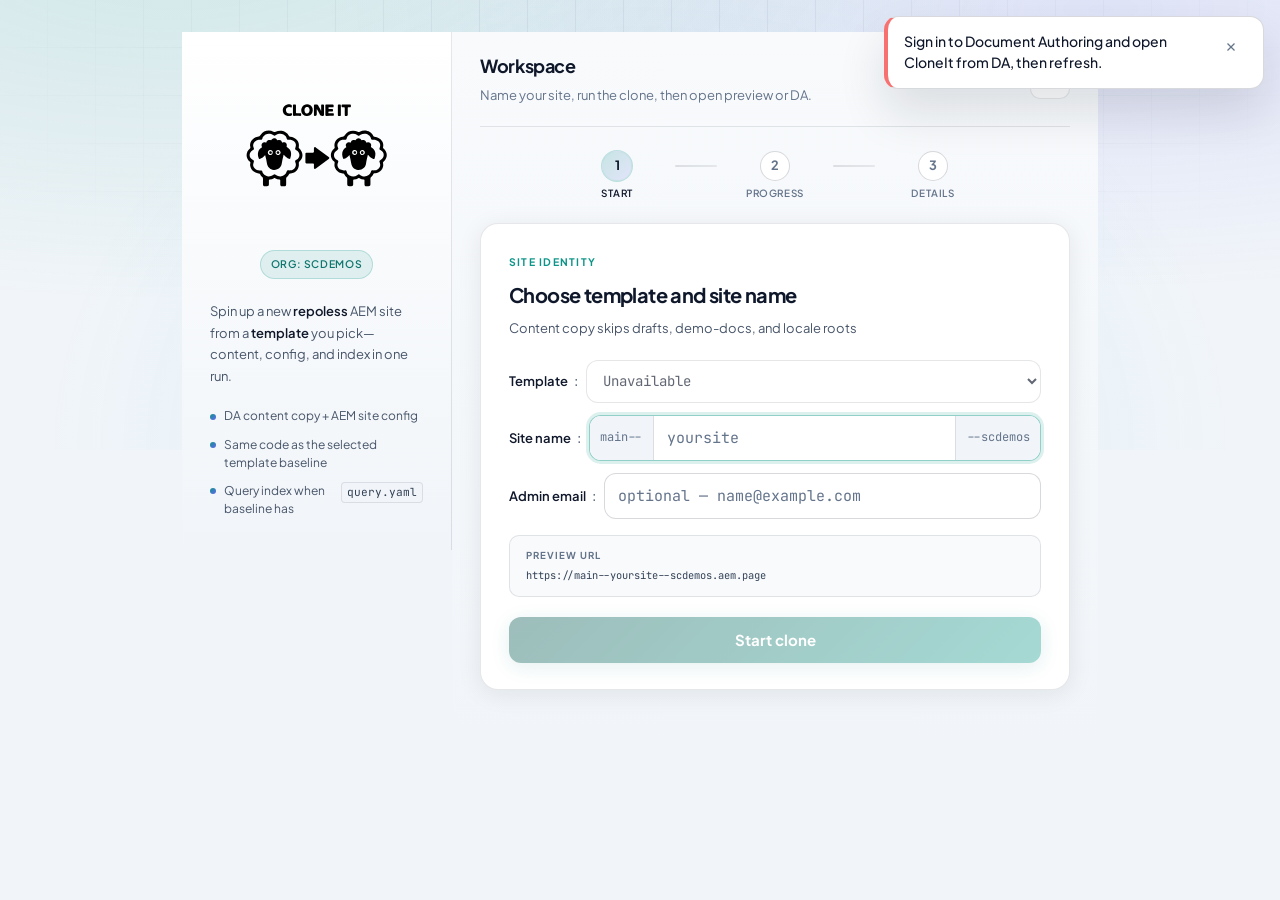
<file: tools/cloneit/cloneit.html>
<!DOCTYPE html>
<html lang="en">
  <head>
    <title>Clone IT</title>
    <meta name="viewport" content="width=device-width, initial-scale=1"/>
    <meta name="description" content="Clone a template site to create a new repoless AEM site with DA content">
    <meta name="theme-color" content="#f1f5f9"/>
    <base href="/tools/">
    <link rel="preconnect" href="https://fonts.googleapis.com"/>
    <link rel="preconnect" href="https://fonts.gstatic.com" crossorigin/>
    <link href="https://fonts.googleapis.com/css2?family=JetBrains+Mono:wght@400;500&family=Plus+Jakarta+Sans:wght@400;500;600;700;800&display=swap" rel="stylesheet"/>
    <link rel="stylesheet" href="/tools/cloneit/cloneit.css">
    <script src="/tools/cloneit/cloneit.js" type="module"></script>
  </head>
  <body class="cloneit-app">
    <div class="cloneit-bg" aria-hidden="true">
      <div class="cloneit-bg-grid"></div>
      <div class="cloneit-bg-glow"></div>
    </div>

    <a class="skip-link" href="#cloneit-main">Skip to main content</a>

    <div class="cloneit-shell">
      <aside class="cloneit-aside" aria-label="Product">
        <div class="cloneit-brand">
          <img
            class="cloneit-brand-logo"
            src="/tools/cloneit/icons/cloneit.svg"
            width="220"
            height="176"
            alt=""
          >
        </div>
        <div class="cloneit-aside-meta" aria-label="Target org">
          <span class="cloneit-pill">org: scdemos</span>
        </div>
        <p class="cloneit-aside-lede">Spin up a new <strong>repoless</strong> AEM site from a <strong>template</strong> you pick—content, config, and index in one run.</p>
        <ul class="cloneit-aside-facts">
          <li>
            <span class="cloneit-aside-dot" aria-hidden="true"></span>
            DA content copy + AEM site config
          </li>
          <li>
            <span class="cloneit-aside-dot" aria-hidden="true"></span>
            Same code as the selected template baseline
          </li>
          <li>
            <span class="cloneit-aside-dot" aria-hidden="true"></span>
            Query index when baseline has <code>query.yaml</code>
          </li>
        </ul>
      </aside>

      <div class="cloneit-work">
        <header class="cloneit-toolbar">
          <div class="cloneit-toolbar-titles">
            <h2 class="cloneit-toolbar-h">Workspace</h2>
            <p class="cloneit-toolbar-sub">Name your site, run the clone, then open preview or DA.</p>
          </div>
          <button class="help-btn" type="button" aria-label="Help" id="help-btn" title="Help">
            <img
              class="help-btn-icon"
              src="/tools/cloneit/icons/info.svg"
              width="20"
              height="20"
              alt=""
            >
          </button>
        </header>

        <main class="cloneit-canvas" id="cloneit-main" data-step="1">
          <nav class="cloneit-steps" id="cloneit-stepper" data-step="1" aria-label="Clone progress">
            <div class="cloneit-steps-rail" role="list">
              <div class="cloneit-steps-step" role="listitem" data-step-index="1">
                <span class="cloneit-steps-num" aria-hidden="true">1</span>
                <span class="cloneit-steps-text">Start</span>
              </div>
              <span class="cloneit-steps-line" aria-hidden="true"></span>
              <div class="cloneit-steps-step" role="listitem" data-step-index="2">
                <span class="cloneit-steps-num" aria-hidden="true">2</span>
                <span class="cloneit-steps-text">Progress</span>
              </div>
              <span class="cloneit-steps-line" aria-hidden="true"></span>
              <div class="cloneit-steps-step" role="listitem" data-step-index="3">
                <span class="cloneit-steps-num" aria-hidden="true">3</span>
                <span class="cloneit-steps-text">Details</span>
              </div>
            </div>
          </nav>

          <section class="surface-card" id="config-card">
            <div class="surface-card-head">
              <span class="surface-eyebrow">Site identity</span>
              <h2 class="card-title">Choose template and site name</h2>
              <p class="card-desc">
                Content copy skips drafts, demo-docs, and locale roots
              </p>
            </div>
            <div class="card-content">
              <div class="cloneit-config-inline">
                <div class="cloneit-config-field">
                  <label for="baseline-select" class="cloneit-config-label">Template</label>
                  <span class="cloneit-config-colon" aria-hidden="true">:</span>
                  <select id="baseline-select" class="cloneit-baseline-select" disabled>
                    <option value="">Loading templates…</option>
                  </select>
                </div>
                <div class="cloneit-config-field">
                  <label for="site-name-input" class="cloneit-config-label">Site name</label>
                  <span class="cloneit-config-colon" aria-hidden="true">:</span>
                  <div class="input-wrap cloneit-site-input-wrap">
                    <span class="input-affix" aria-hidden="true">main--</span>
                    <input
                      type="text"
                      id="site-name-input"
                      class="input-field"
                      placeholder="yoursite"
                      autocomplete="off"
                      maxlength="50"
                      pattern="[a-z0-9]+(?:-[a-z0-9]+)*"
                      aria-describedby="site-name-hint"
                    >
                    <span class="input-affix input-affix-end" aria-hidden="true">--scdemos</span>
                  </div>
                </div>
                <div class="cloneit-config-field">
                  <label for="admin-email-input" class="cloneit-config-label">Admin email</label>
                  <span class="cloneit-config-colon" aria-hidden="true">:</span>
                  <div class="input-wrap cloneit-site-input-wrap">
                    <input
                      type="email"
                      id="admin-email-input"
                      class="input-field"
                      placeholder="optional — name@example.com"
                      autocomplete="off"
                      maxlength="254"
                      aria-describedby="admin-email-hint"
                    >
                  </div>
                </div>
              </div>
              <p id="site-name-hint" class="cloneit-sr-only">Site slug: lowercase letters, numbers, hyphens only. Max 50 characters.</p>
              <p id="admin-email-hint" class="cloneit-sr-only">Optional. Enter an email to grant the admin role on the new site via the AEM Admin API. Sidekick authentication will be enforced for admin actions when set.</p>
              <div class="preview-panel">
                <span class="preview-panel-label">Preview URL</span>
                <p class="input-preview">
                  <code>https://main--<span id="site-preview">yoursite</span>--scdemos.aem.page</code>
                </p>
              </div>
              <button id="clone-btn" class="btn btn-primary" type="button" disabled aria-busy="false">
                <span class="btn-text">Start clone</span>
                <span class="btn-loading" style="display: none;">
                  <span class="spinner"></span>
                  <span>Cloning…</span>
                </span>
              </button>
            </div>
          </section>

          <section class="surface-card surface-card-progress progress-section" id="progress-container" style="display: none;">
            <div class="progress-card">
              <div class="progress-card-top">
                <div>
                  <span class="surface-eyebrow surface-eyebrow-pulse">In progress</span>
                  <p class="progress-status" id="progress-text">Starting…</p>
                </div>
                <div class="progress-meta">
                  <span class="progress-phase" id="progress-phase">Initializing</span>
                  <span class="progress-count" id="progress-count"></span>
                </div>
              </div>
              <div class="progress-bar-wrap">
                <div class="progress-fill" id="progress-fill"></div>
              </div>
              <div class="progress-files-wrap">
                <span class="progress-files-label">Activity</span>
                <div class="progress-files" id="progress-files" aria-live="polite" role="log"></div>
              </div>
            </div>
          </section>

          <section class="result-section" id="result-container" style="display: none;">
              <div class="surface-card surface-card-success" id="result-success">
                <div class="result-hero">
                  <div class="result-hero-icon" aria-hidden="true">
                    <svg class="icon result-icon" viewBox="0 0 24 24" fill="none" stroke="currentColor" stroke-width="2">
                      <path d="M22 11.08V12a10 10 0 1 1-5.93-9.14"/><polyline points="22 4 12 14.01 9 11.01"/>
                    </svg>
                  </div>
                  <div class="result-hero-text">
                    <h3 class="result-title">Site ready</h3>
                    <p class="result-sub">Your repoless site and DA folder are in place. Use the links below to continue.</p>
                  </div>
                </div>
                <div class="result-body">
                  <div class="result-details-panel">
                    <div class="result-details-panel-head">
                      <h4 class="result-details-panel-title">Site details</h4>
                      <button type="button" class="result-details-copy-btn" id="copy-details-btn" aria-label="Copy details">
                        <img
                          class="result-details-copy-btn-icon"
                          src="/tools/cloneit/icons/clipboard.svg"
                          width="20"
                          height="20"
                          alt=""
                        >
                      </button>
                    </div>
                    <ul id="result-summary-list" class="result-summary"></ul>

                    <div class="result-detail-links">
                      <a
                        id="result-site-link"
                        class="result-detail-link"
                        href="#"
                        target="_blank"
                        rel="noopener noreferrer"
                        aria-label="AEM preview — opens in a new tab"
                      >
                        <span class="result-detail-link-main">
                          <span class="result-detail-link-label">AEM preview</span>
                          <span class="result-detail-link-url" id="result-site-url"></span>
                        </span>
                        <span class="result-detail-link-open" aria-hidden="true">Open ↗</span>
                      </a>
                      <a
                        id="result-da-link"
                        class="result-detail-link"
                        href="#"
                        target="_blank"
                        rel="noopener noreferrer"
                        aria-label="Document Authoring — opens in a new tab"
                      >
                        <span class="result-detail-link-main">
                          <span class="result-detail-link-label">Document Authoring</span>
                          <span class="result-detail-link-url" id="result-da-url"></span>
                        </span>
                        <span class="result-detail-link-open" aria-hidden="true">Open ↗</span>
                      </a>
                      <a
                        id="result-github-link"
                        class="result-detail-link"
                        href="#"
                        target="_blank"
                        rel="noopener noreferrer"
                        aria-label="Code repository — opens in a new tab"
                      >
                        <span class="result-detail-link-main">
                          <span class="result-detail-link-label">Code repository</span>
                          <span class="result-detail-link-url" id="result-github-url"></span>
                        </span>
                        <span class="result-detail-link-open" aria-hidden="true">Open ↗</span>
                      </a>
                    </div>

                    <div class="bulk-actions" id="bulk-actions">
                      <div class="bulk-actions-head">
                        <p class="bulk-actions-label">Next step</p>
                        <p class="bulk-hint"></p>
                      </div>
                      <div class="bulk-buttons">
                        <button id="bulk-btn" class="btn btn-secondary btn-bulk" type="button" disabled>
                          <svg class="btn-ic" viewBox="0 0 24 24" fill="none" stroke="currentColor" stroke-width="2" aria-hidden="true">
                            <rect x="9" y="9" width="13" height="13" rx="2"/><path d="M5 15H4a2 2 0 0 1-2-2V4a2 2 0 0 1 2-2h9a2 2 0 0 1 2 2v1"/>
                          </svg>
                          <span class="btn-text">Bulk Preview / Publish</span>
                        </button>
                      </div>
                    </div>
                  </div>
                </div>
              </div>

              <div class="surface-card surface-card-danger" id="result-error" style="display: none;">
                <div class="result-hero result-hero-error">
                  <div class="result-hero-icon" aria-hidden="true">
                    <svg class="icon result-icon" viewBox="0 0 24 24" fill="none" stroke="currentColor" stroke-width="2">
                      <circle cx="12" cy="12" r="10"/><line x1="15" y1="9" x2="9" y2="15"/><line x1="9" y1="9" x2="15" y2="15"/>
                    </svg>
                  </div>
                  <div class="result-hero-text">
                    <h3 class="result-title">Clone failed</h3>
                    <p class="result-sub">Fix the issue below and try again.</p>
                  </div>
                </div>
                <div class="result-body">
                  <div class="error-panel">
                    <p id="result-error-message"></p>
                  </div>
                </div>
              </div>
          </section>
        </main>
      </div>
    </div>

    <div id="bulk-modal" class="modal-overlay hidden" role="dialog" aria-modal="true" aria-labelledby="bulk-modal-title">
      <div class="modal-panel modal-panel-sm">
        <div class="modal-content modal-sm">
          <div class="modal-header">
            <h2 id="bulk-modal-title">URLs copied</h2>
            <button class="modal-close" type="button" aria-label="Close">
              <svg class="icon" viewBox="0 0 24 24" fill="none" stroke="currentColor" stroke-width="2">
                <line x1="18" y1="6" x2="6" y2="18"/><line x1="6" y1="6" x2="18" y2="18"/>
              </svg>
            </button>
          </div>
          <div class="modal-body">
            <p id="bulk-modal-message">URLs have been copied to your clipboard.</p>
            <p class="modal-lede">Paste them in the <strong>DA Bulk App</strong> to preview or publish.</p>
            <a href="https://da.live/apps/bulk" target="_blank" rel="noopener noreferrer" class="btn btn-primary modal-cta">Open DA Bulk app</a>
          </div>
        </div>
      </div>
    </div>

    <div id="help-modal" class="modal-overlay hidden" role="dialog" aria-modal="true" aria-labelledby="help-modal-title">
      <div class="modal-panel">
        <div class="modal-content">
          <div class="modal-header">
            <h2 id="help-modal-title">How CloneIt works</h2>
            <button class="modal-close" type="button" aria-label="Close">
              <svg class="icon" viewBox="0 0 24 24" fill="none" stroke="currentColor" stroke-width="2">
                <line x1="18" y1="6" x2="6" y2="18"/><line x1="6" y1="6" x2="18" y2="18"/>
              </svg>
            </button>
          </div>
          <div class="modal-body modal-body-help">
            <div class="help-section">
              <h3>What does CloneIt do?</h3>
              <p>CloneIt creates a new repoless AEM site by:</p>
              <ol>
                <li><strong>Creating the AEM site config</strong> – Copies the template site configuration and points it to a new content source</li>
                <li><strong>Creating the DA content repo</strong> – Creates a new folder in Document Authoring (DA) for your site's content</li>
              </ol>
            </div>
            <div class="help-section">
              <h3>Site naming</h3>
              <p>Use lowercase letters, numbers, and hyphens only (e.g. <code>my-site</code>, <code>project-2024</code>).</p>
            </div>
            <div class="help-section">
              <h3>After cloning</h3>
              <p>Your new site shares the same codebase as the template. Add content in DA and preview/publish to see it live.</p>
            </div>
            <div class="help-section">
              <h3>Bulk Preview / Publish</h3>
              <p>After a successful clone, use <strong>Bulk Preview/Publish</strong>. URLs are copied to your clipboard and a modal guides you to the <a href="https://da.live/apps/bulk" target="_blank" rel="noopener noreferrer">DA Bulk app</a>, where you paste and run preview or publish.</p>
            </div>
          </div>
        </div>
      </div>
    </div>

    <div class="toast-container">
      <div class="toast hidden" id="toast">
        <div class="toast-content">
          <span class="toast-message"></span>
          <button class="toast-close" type="button" aria-label="Close">
            <svg class="icon icon-sm" viewBox="0 0 24 24" fill="none" stroke="currentColor" stroke-width="2">
              <line x1="18" y1="6" x2="6" y2="18"/><line x1="6" y1="6" x2="18" y2="18"/>
            </svg>
          </button>
        </div>
      </div>
    </div>
  </body>
</html>
</file>
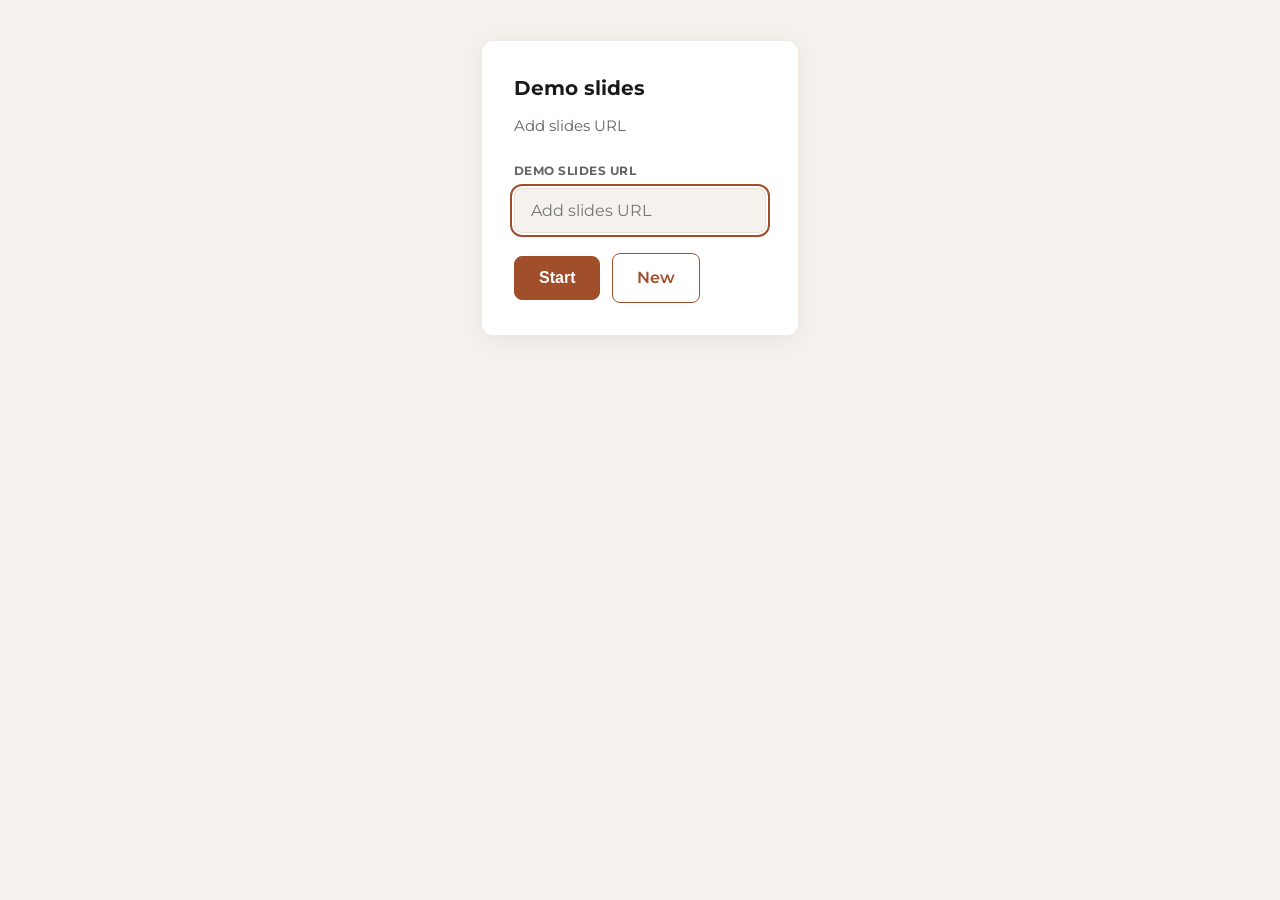
<file: tools/demo/demo.html>
<!DOCTYPE html>
<html lang="en">
  <head>
    <meta charset="UTF-8">
    <meta name="viewport" content="width=device-width, initial-scale=1.0">
    <title>Demo for SC Team</title>
    <meta
      name="description"
      content="Presenter walkthrough for Edge Delivery & Document Authoring demo — share on screen and walk through the story."
    >
    <link rel="stylesheet" href="/styles/fonts.css">
    <link rel="stylesheet" href="/tools/demo/demo.css">
    <script type="module" src="/tools/demo/demo.js"></script>
  </head>
  <body>
    <div id="app"></div>
  </body>
</html>
</file>
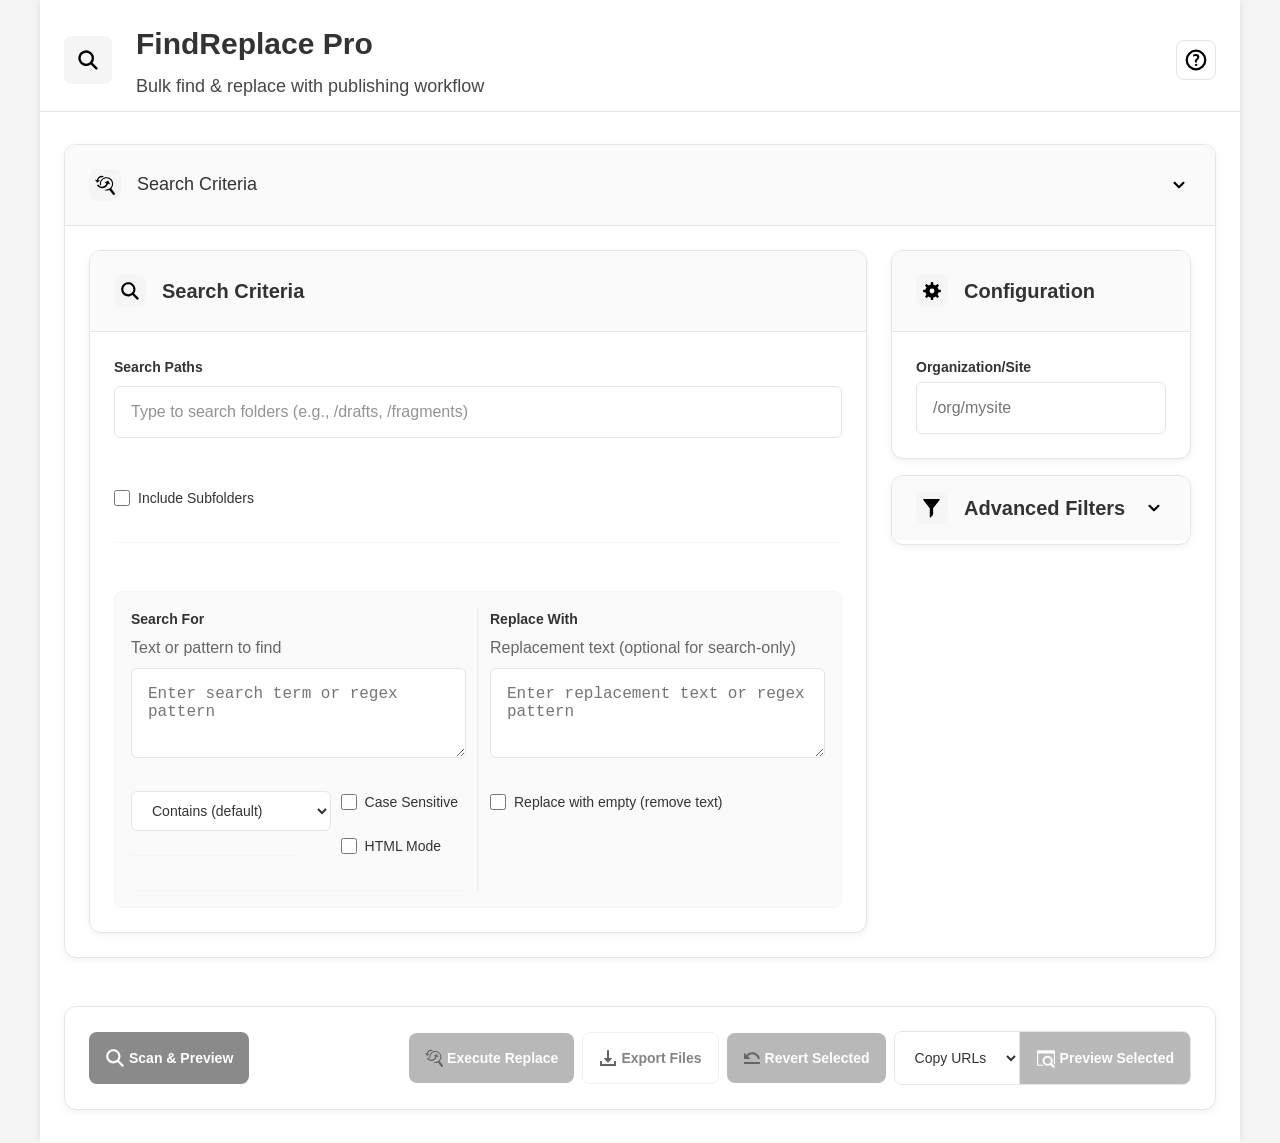
<file: tools/search/search.html>
<!DOCTYPE html>
<html lang="en">
  <head>
    <title>FindReplace Pro</title>
    <meta name="viewport" content="width=device-width, initial-scale=1"/>
    <meta name="description" content="Bulk find & replace tool with publishing workflow for content teams and authors">
    <base href="/tools/">
    <link rel="stylesheet" href="/tools/search/search.css">
    <!-- Import DA App SDK -->
    <script src="https://da.live/nx/utils/sdk.js" type="module"></script>
    <!-- Project App Logic -->
    <script src="/tools/search/search.js" type="module"></script>
  </head>
  <body>
    <div class="app-container">
      <header class="app-header">
        <div class="header-content">
          <div class="header-main">
            <div class="app-icon">
              <img src="./search/icons/search.svg" alt="Search" class="icon">
            </div>
            <div class="header-text">
              <h1>FindReplace Pro</h1>
              <p class="subtitle">Bulk find & replace with publishing workflow</p>
            </div>
          </div>
          <div class="header-actions">
            <button class="help-btn" type="button" aria-label="Help & Documentation">
              <img src="./search/icons/help.svg" alt="Help" class="icon">
            </button>
          </div>
        </div>
      </header>

      <main class="app-main">
        <!-- Configuration Accordion -->
        <div class="config-accordion accordion-card expanded" id="config-accordion">
          <div class="config-accordion-header accordion-header" data-accordion-target="config-content">
            <div class="accordion-header-content">
              <div class="card-icon">
                <img src="./search/icons/replace.svg" alt="Config" class="icon">
              </div>
              <h2>Search Criteria</h2>
            </div>
            <div class="accordion-toggle">
              <img src="./search/icons/chevron-down.svg" alt="Toggle" class="icon accordion-icon">
            </div>
          </div>
          
          <div class="accordion-content" id="config-content">
            <div class="config-container">
          <!-- Main Configuration -->
          <div class="main-config-section">
          <!-- Search Configuration Card -->
          <div class="config-card">
            <div class="card-header">
              <div class="card-icon">
                <img src="./search/icons/search.svg" alt="Search Criteria" class="icon">
              </div>
              <h2>Search Criteria</h2>
            </div>
            
            <div class="card-content">
              
              <!-- Search Paths -->
              <div class="input-group">
                <label for="search-path-input" class="input-label">
                  <span class="label-text">Search Paths</span>
                </label>
                <div class="multi-path-container">
                  <input type="text" id="search-path-input" class="input-field path-input" placeholder="Type to search folders (e.g., /drafts, /fragments)">
                  <div id="search-paths-loader" class="search-paths-loader" style="display: none;">
                    <div class="loader-content">
                      <img src="./search/icons/loading.svg" alt="Loading" class="icon icon-sm loader-icon">
                      <span class="loader-text">Loading folder structure...</span>
                    </div>
                  </div>
                  <div id="search-paths-message" class="search-paths-message" style="display: none;">
                    <span class="message-text">Enter org and site first to browse folders</span>
                  </div>
                  <div class="path-tags" id="path-tags">
                    <!-- Path tags will be added here -->
                  </div>
                </div>
                <div class="checkbox-option">
                  <label class="checkbox-item">
                    <input type="checkbox" id="include-subfolders">
                    <span class="checkbox-label">Include Subfolders</span>
                  </label>
                </div>
              </div>

              <!-- Search & Replace Row -->
              <div class="input-row search-replace-row">
                <div class="input-group">
                  <label for="search-term" class="input-label">
                    <span class="label-text">Search For</span>
                    <span class="label-hint">Text or pattern to find</span>
                  </label>
                  <textarea id="search-term" class="textarea-field" placeholder="Enter search term or regex pattern" rows="3"></textarea>
                  <div class="input-row">
                    <div class="input-group">
                      <select id="search-type" class="select-field">
                        <option value="contains">Contains (default)</option>
                        <option value="exact">Exact Match</option>
                        <option value="regex">Regular Expression</option>
                      </select>
                    </div>
                    
                    <div class="checkbox-group">
                      <div class="checkbox-option">
                        <label class="checkbox-item">
                          <input type="checkbox" id="case-sensitive">
                          <span class="checkbox-label">Case Sensitive</span>
                        </label>
                      </div>
                      
                      <div class="checkbox-option">
                        <label class="checkbox-item">
                          <input type="checkbox" id="html-mode">
                          <span class="checkbox-label">HTML Mode</span>
                        </label>
                      </div>
                    </div>
                  </div>
                  <div id="search-term-help" class="input-help" style="display: none;">
                    <strong>Optional:</strong> Enter text to find within elements, or leave empty to find all pages containing the selected elements
                  </div>
                  <div id="html-mode-help" class="input-help" style="display: none;">
                    <strong>HTML Mode:</strong> Search and replace entire HTML blocks with normalized formatting.
                    <br><strong>Examples:</strong>
                    <br>• Find: <code>&lt;div class="hero"&gt;&lt;/div&gt;</code>
                    <br>• Replace: <code>&lt;div class="banner"&gt;&lt;/div&gt;</code>
                    <br>• Remove blocks by leaving replacement empty
                  </div>
                </div>

                <div class="input-group">
                  <label for="replace-term" class="input-label">
                    <span class="label-text">Replace With</span>
                    <span class="label-hint">Replacement text (optional for search-only)</span>
                  </label>
                  <textarea id="replace-term" class="textarea-field" placeholder="Enter replacement text or regex pattern" rows="3"></textarea>
                  <div class="checkbox-option">
                    <label class="checkbox-item">
                      <input type="checkbox" id="replace-empty">
                      <span class="checkbox-label">Replace with empty (remove text)</span>
                    </label>
                  </div>
                </div>
              </div>
            </div>
          </div>
          </div>

          <!-- Sidebar -->
          <div class="filters-sidebar">
          
          <!-- Configuration Card -->
          <div class="config-card">
            <div class="card-header">
              <div class="card-icon">
                <img src="./search/icons/settings.svg" alt="Configuration" class="icon">
              </div>
              <h2>Configuration</h2>
            </div>
            
            <div class="card-content">
              <div class="input-group">
                <label for="org-site-path" class="input-label">
                  <span class="label-text">Organization/Site</span>
                </label>
                <input type="text" id="org-site-path" class="input-field" placeholder="/org/mysite" value="">
              </div>
            </div>
          </div>
          
          <!-- Advanced Filters Accordion -->
          <div class="config-card accordion-card">
            <div class="card-header accordion-header" data-accordion-target="file-filters">
              <div class="card-icon">
                <img src="./search/icons/filter.svg" alt="Advanced Filters" class="icon">
              </div>
              <div class="header-text">
                <h2>Advanced Filters</h2>
              </div>
              <div class="accordion-toggle">
                <img src="./search/icons/chevron-down.svg" alt="Toggle" class="icon accordion-icon">
              </div>
            </div>
            
            <div class="card-content accordion-content" id="file-filters" style="display: none;">
              <div class="input-group">
                <label for="target-type" class="input-label">
                  <span class="label-text">Target Content</span>
                </label>
                <select id="target-type" class="select-field">
                  <option value="all">All Content</option>
                  <option value="page-metadata">Page Metadata Only</option>
                  <option value="section-metadata">Section Metadata Only</option>
                  <option value="blocks">Block Content Only</option>
                  <option value="main-content">Main Content Only</option>
                  <option value="custom">Custom Selector</option>
                </select>
              </div>

              <div class="input-group custom-selector" style="display: none;">
                <label for="custom-selector" class="input-label">
                  <span class="label-text">CSS Selector</span>
                  <span class="label-hint">Target specific elements</span>
                </label>
                <input type="text" id="custom-selector" class="input-field" placeholder=".hero, .cards h3">
                <div class="input-help">
                  <strong>Examples:</strong> 
                  <code>.hero</code> (hero blocks), 
                  <code>.cards h3</code> (card titles), 
                  <code>main p</code> (paragraphs)
                </div>
              </div>

              <div class="input-group">
                <label for="exclude-paths" class="input-label">
                  <span class="label-text">Exclude Paths</span>
                </label>
                <input type="text" id="exclude-paths" class="input-field" placeholder="/drafts, /archive">
              </div>

              <div class="input-group">
                <div class="checkbox-option">
                  <label class="checkbox-item">
                    <input type="checkbox" id="exclude-urls">
                    <span class="checkbox-label">Exclude URLs from search</span>
                  </label>
                </div>
              </div>

              <div class="input-group">
                <div class="checkbox-option">
                  <label class="checkbox-item">
                    <input type="checkbox" id="find-blank-pages">
                    <span class="checkbox-label">Find empty pages (no source content)</span>
                  </label>
                </div>
              </div>
              <div class="input-group">
                <div class="checkbox-option">
                  <label class="checkbox-item">
                    <input type="checkbox" id="find-json-files">
                    <span class="checkbox-label">Find JSON files</span>
                  </label>
                </div>
              </div>
              <div class="input-group">
                <label for="modified-since" class="input-label">
                  <span class="label-text">Modified Since</span>
                </label>
                <input type="date" id="modified-since" class="input-field">
              </div>
            </div>
          </div>
          </div>
            </div>
          </div>
        </div>

        <!-- Action Bar -->
        <div class="action-bar">
          <div class="primary-actions">
            <button id="scan-btn" class="btn btn-primary">
              <img src="./search/icons/search.svg" alt="Scan" class="icon">
              <span>Scan & Preview</span>
            </button>
          </div>
          
          <div class="secondary-actions">
            <button id="execute-btn" class="btn btn-secondary" disabled>
              <img src="./search/icons/replace.svg" alt="Execute" class="icon">
              <span>Execute Replace</span>
            </button>
            
            <button id="export-btn" class="btn btn-outline" disabled>
              <img src="./search/icons/download.svg" alt="Export" class="icon">
              <span id="export-btn-text">Export Files</span>
            </button>
            
            <button id="revert-btn" class="btn btn-warning" disabled>
              <img src="./search/icons/revert.svg" alt="Revert" class="icon">
              <span id="revert-btn-text">Revert Selected</span>
            </button>
            
            <div class="bulk-operations">
              <select id="bulk-operation-type" class="operation-select">
                <option value="copy-urls">Copy URLs</option>
                <option value="preview">Preview</option>
                <option value="publish">Publish</option>
                <option value="unpublish">Unpublish</option>
              </select>
              <button id="bulk-publish-btn" class="btn btn-success" disabled>
                <img src="./search/icons/preview.svg" alt="Bulk Operation" class="icon">
                <span id="bulk-btn-text">Preview Selected</span>
              </button>
            </div>
          </div>
        </div>

        <!-- Progress Indicator -->
        <div class="progress-container" style="display: none;">
          <div class="progress-card">
            <div class="progress-content">
              <div class="progress-icon">
                <img src="./search/icons/loading.svg" alt="Progress" class="icon">
              </div>
              <div class="progress-info">
                <div class="progress-text">Scanning files...</div>
                <div class="progress-bar">
                  <div class="progress-fill"></div>
                </div>
              </div>
            </div>
          </div>
        </div>

        <!-- Results Section -->
        <div class="results-container accordion-card" style="display: none;">
          <div class="card-header accordion-header" data-accordion-target="search-results">
            <div class="card-icon">
              <img src="./search/icons/check.svg" alt="Search Results" class="icon">
            </div>
            <div class="header-text">
              <h2>Search Results</h2>
              <div class="results-summary">
                <div class="summary-item">
                  <span class="summary-number" id="files-scanned">0</span>
                  <span class="summary-label">Files Scanned</span>
                </div>
                <div class="summary-item">
                  <span class="summary-number" id="matches-found">0</span>
                  <span class="summary-label">Matches Found</span>
                </div>
                <div class="summary-item">
                  <span class="summary-number" id="files-affected">0</span>
                  <span class="summary-label">Files Affected</span>
                </div>
              </div>
            </div>
            <div class="accordion-toggle">
              <img src="./search/icons/chevron-down.svg" alt="Toggle Results" class="icon accordion-icon">
            </div>
          </div>
          
          <div class="card-content accordion-content" id="search-results" style="display: none;">
            <div class="results-controls">
              <div class="selection-controls">
                <button id="toggle-all" class="btn btn-sm btn-outline">Select All</button>
                <button id="clear-selection" class="btn btn-sm btn-outline">Clear Selection</button>
                <button id="expand-all" class="btn btn-sm btn-outline">Expand All</button>
                <button id="collapse-all" class="btn btn-sm btn-outline">Collapse All</button>
              </div>
              <div class="filter-controls">
                <div class="search-input">
                  <img src="./search/icons/search.svg" alt="Search" class="icon search-icon">
                  <input type="text" id="filter-results" placeholder="Filter by file path or content..." class="filter-input">
                </div>
              </div>
            </div>
            
            <div class="results-content">
              <div class="results-list" id="results-list">
                <!-- Results will be populated here -->
              </div>
              
              <!-- Pagination Controls -->
              <div class="pagination-container" id="pagination-container" style="display: none;">
                <div class="pagination-info">
                  <span id="pagination-info-text">Showing 1-10 of 25 results</span>
                </div>
                <div class="pagination-controls">
                  <button id="prev-page" class="pagination-btn" disabled>
                    <img src="./search/icons/chevron-left.svg" alt="Previous" class="icon icon-sm">
                    Previous
                  </button>
                  
                  <div class="page-numbers" id="page-numbers">
                    <!-- Page numbers will be populated here -->
                  </div>
                  
                  <button id="next-page" class="pagination-btn">
                    Next
                    <img src="./search/icons/chevron-right.svg" alt="Next" class="icon icon-sm">
                  </button>
                </div>
              </div>
            </div>
          </div>
        </div>

        <!-- Help Modal -->
        <div id="help-modal" class="modal-overlay hidden">
          <div class="modal-content">
            <div class="modal-header">
              <h2>FindReplace Pro Help</h2>
              <button class="modal-close" aria-label="Close help">
                <img src="./search/icons/close.svg" alt="Close" class="icon">
              </button>
            </div>
            
            <div class="modal-body">
              <div class="help-section">
                <h3>What is FindReplace Pro?</h3>
                <p>Bulk find & replace tool with publishing workflow. Search your site content and publish changes.</p>
              </div>

              <div class="help-section">
                <h3>Key Features</h3>
                <ul class="help-list">
                  <li><strong>Advanced Search</strong> - Text, regex, and HTML mode with case sensitivity</li>
                  <li><strong>Multi-Path Support</strong> - Tag-based directory selection with autocomplete</li>
                  <li><strong>Element Discovery</strong> - Find pages containing specific CSS selectors</li>
                  <li><strong>Granular Selection</strong> - Select individual matches within files</li>
                  <li><strong>HTML Mode</strong> - Search and replace entire HTML blocks</li>
                  <li><strong>Automatic Versioning</strong> - Creates backup versions before any content changes</li>
                  <li><strong>Version Revert</strong> - Restore files to their most recent saved versions</li>
                  <li><strong>Bulk Operations</strong> - Replace content and publish with progress tracking</li>
                  <li><strong>Smart Filtering</strong> - Filter results by path, exclude URLs and paths</li>
                  <li><strong>Export & Publishing</strong> - Download files or preview/publish/unpublish</li>
                </ul>
              </div>

              <div class="help-section">
                <h3>How to Use</h3>
                <div class="help-steps">
                  <div class="help-step">
                    <span class="step-number">1</span>
                    <div class="step-content">
                      <strong>Configure</strong>
                      <p>Set org/site, select search paths, and configure advanced filters as needed.</p>
                    </div>
                  </div>
                  <div class="help-step">
                    <span class="step-number">2</span>
                    <div class="step-content">
                      <strong>Search</strong>
                      <p>Enter search term, choose search type (text/regex/HTML mode), and click "Scan & Preview" to find matches.</p>
                    </div>
                  </div>
                  <div class="help-step">
                    <span class="step-number">3</span>
                    <div class="step-content">
                      <strong>Select & Execute</strong>
                      <p>Select files/matches, enter replacement text, and use "Execute Replace", publishing operations, or "Revert Selected" to restore files. Backup versions are automatically created before any changes.</p>
                    </div>
                  </div>
                </div>
              </div>
            </div>
          </div>
        </div>

        <!-- Toast Messages -->
        <div class="toast-container">
          <div class="toast hidden" id="toast">
            <div class="toast-content">
              <div class="toast-icon">
                <img src="./search/icons/check.svg" alt="Success" class="icon">
              </div>
              <div class="toast-message"></div>
              <button class="toast-close" aria-label="Close notification">
                <img src="./search/icons/close.svg" alt="Close" class="icon icon-sm">
              </button>
            </div>
          </div>
        </div>
      </main>
    </div>
  </body>
</html>
</file>
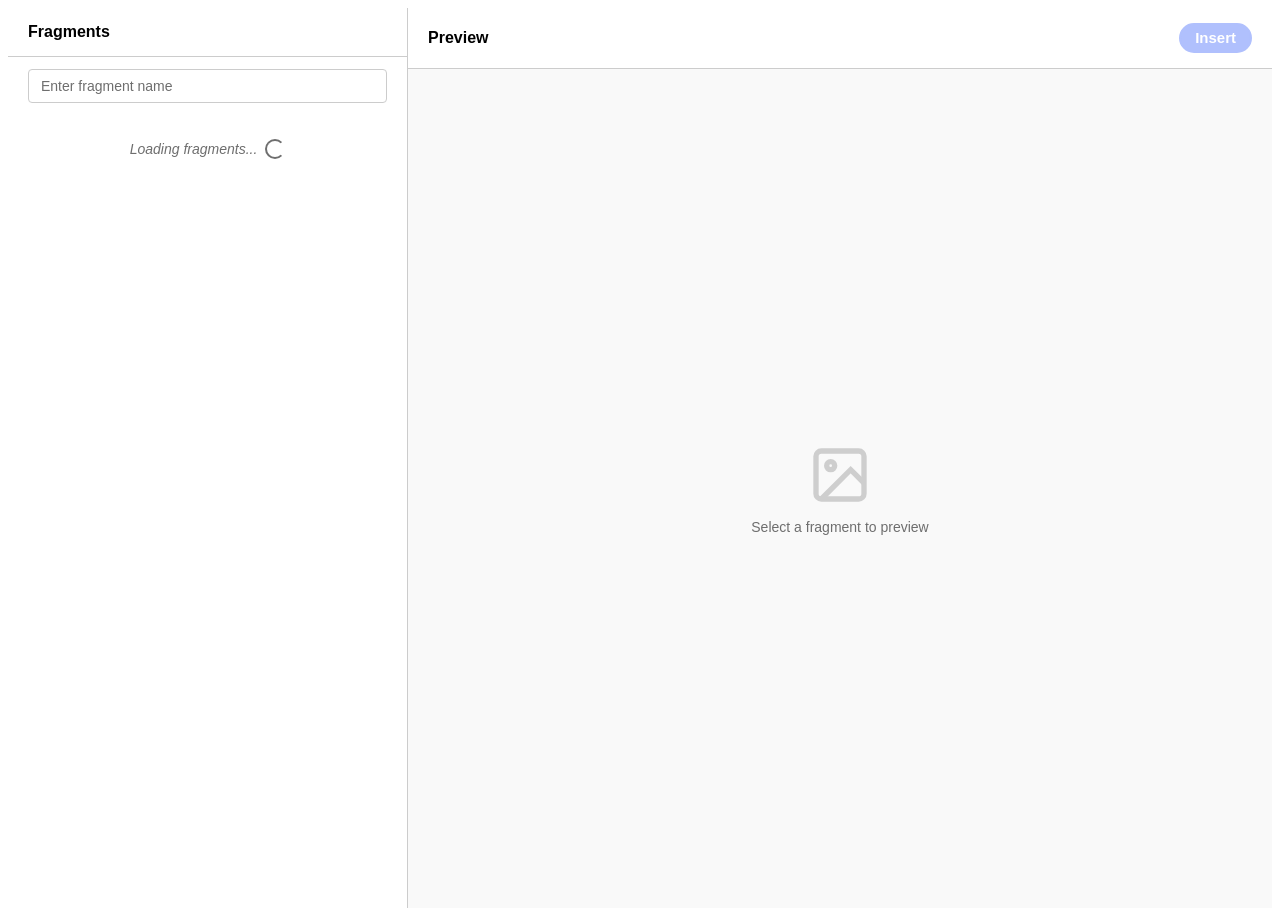
<file: tools/plugins/fragments/fragments.html>
<!DOCTYPE html>
<html lang="en">
<head>
  <meta charset="UTF-8">
  <title>Fragments Tool</title>
  <link rel="stylesheet" href="fragments.css">
</head>
<body>
  <div class="fragments-container">
    <!-- Left Panel: Fragment Tree -->
    <div class="fragments-panel">
      <div class="panel-header">
        <h2 class="panel-title">Fragments</h2>
      </div>

      <input type="search"
             class="fragment-search"
             placeholder="Enter fragment name"
             role="searchbox"
             aria-label="Search fragments">

      <div class="message-wrapper hidden">
        <div class="feedback-message"></div>
      </div>

      <div class="fragments-list" role="list">
        <div class="loading-state">Loading fragments...</div>
      </div>
    </div>

    <!-- Right Panel: Preview -->
    <div class="preview-panel">
      <div class="panel-header preview-header">
        <h2 class="panel-title">Preview</h2>
        <div class="preview-actions">
          <button class="action-btn insert-btn" type="button" disabled aria-label="Insert selected fragment">Insert</button>
        </div>
      </div>

      <div class="preview-panel-content">
        <div class="preview-placeholder">
          <svg class="preview-placeholder-icon" viewBox="0 0 24 24" fill="none" stroke="currentColor" stroke-width="2">
            <rect x="3" y="3" width="18" height="18" rx="2" ry="2"></rect>
            <circle cx="8.5" cy="8.5" r="1.5"></circle>
            <polyline points="21 15 16 10 5 21"></polyline>
          </svg>
          <p>Select a fragment to preview</p>
        </div>
        <iframe class="preview-iframe hidden" allow="clipboard-write *"></iframe>
      </div>
    </div>
  </div>

  <script type="module" src="fragments.js"></script>
</body>
</html>
</file>
<file: tools/cloneit/cloneit.css>
/* CloneIt — dashboard UI */

:root {
  --bg-deep: #f1f5f9;
  --bg-panel: #fff;
  --bg-elevated: #fff;
  --bg-card: #fff;
  --bg-input: #fff;
  --border: rgb(15 23 42 / 10%);
  --border-strong: rgb(15 23 42 / 16%);
  --text: #0f172a;
  --text-muted: #475569;
  --text-dim: #64748b;
  --accent: #0d9488;
  --accent-dim: rgb(13 148 136 / 12%);
  --violet: #6366f1;
  --cta-from: #0f766e;
  --cta-to: #14b8a6;
  --success: #059669;
  --danger: #e11d48;
  --radius: 14px;
  --radius-lg: 18px;
  --font: 'Plus Jakarta Sans', system-ui, sans-serif;
  --mono: 'JetBrains Mono', ui-monospace, monospace;
  --shadow: 0 4px 24px rgb(15 23 42 / 8%);
  --shadow-lg: 0 24px 48px rgb(15 23 42 / 12%);
  --cloneit-shell-max: 980px;
  --cloneit-content-max: 680px;
  --cloneit-gutter: clamp(1rem, 3.5vw, 1.75rem);
  --cloneit-gutter-shell: clamp(1rem, 4vw, 2rem);
}

*,
*::before,
*::after {
  box-sizing: border-box;
}

html {
  -webkit-font-smoothing: antialiased;
}

body.cloneit-app {
  margin: 0;
  min-height: 100vh;
  font-family: var(--font);
  font-size: 15px;
  line-height: 1.55;
  color: var(--text);
  background: var(--bg-deep);
}

.cloneit-bg {
  position: fixed;
  inset: 0;
  z-index: 0;
  pointer-events: none;
  overflow: hidden;
}

.cloneit-bg-grid {
  position: absolute;
  inset: -1px;
  background-image:
    linear-gradient(rgb(15 23 42 / 6%) 1px, transparent 1px),
    linear-gradient(90deg, rgb(15 23 42 / 6%) 1px, transparent 1px);
  background-size: 48px 48px;
  mask-image: radial-gradient(ellipse 80% 60% at 50% 0%, #000 15%, transparent 70%);
}

.cloneit-bg-glow {
  position: absolute;
  width: 120%;
  height: 70%;
  top: -20%;
  left: -10%;
  background:
    radial-gradient(ellipse at 20% 20%, rgb(13 148 136 / 14%) 0%, transparent 50%),
    radial-gradient(ellipse at 80% 30%, rgb(99 102 241 / 12%) 0%, transparent 45%),
    radial-gradient(ellipse at 50% 100%, rgb(14 165 233 / 10%) 0%, transparent 55%);
}

.skip-link {
  position: absolute;
  left: -9999px;
  top: auto;
  width: 1px;
  height: 1px;
  overflow: hidden;
}

.skip-link:focus {
  left: 1rem;
  top: 1rem;
  width: auto;
  height: auto;
  padding: 0.5rem 1rem;
  background: var(--text);
  color: #fff;
  border-radius: 8px;
  z-index: 10000;
  font-weight: 600;
}

/* Shell */
.cloneit-shell {
  position: relative;
  z-index: 1;
  display: grid;
  grid-template-columns: minmax(220px, 270px) minmax(0, 1fr);
  align-items: start;
  min-height: 100vh;
  max-width: var(--cloneit-shell-max);
  margin: 0 auto;
  padding: var(--cloneit-gutter-shell);
}

.cloneit-aside {
  padding: 1.75rem var(--cloneit-gutter) 2rem;
  background: linear-gradient(180deg, #fff 0%, #f8fafc 45%, #f1f5f9 100%);
  border-right: 1px solid var(--border);
  display: flex;
  flex-direction: column;
  gap: 1.25rem;
  align-self: start;
}

.cloneit-brand {
  display: flex;
  flex-direction: column;
  align-items: flex-start;
}

.cloneit-brand-logo {
  display: block;
  width: 100%;
  max-width: 220px;
  height: auto;
}

.cloneit-aside-lede {
  font-size: 0.8125rem;
  color: var(--text-muted);
  line-height: 1.65;
  margin: 0;
}

.cloneit-aside-lede strong {
  color: var(--text);
  font-weight: 600;
}

.cloneit-aside-facts {
  list-style: none;
  margin: 0;
  padding: 0;
  display: flex;
  flex-direction: column;
  gap: 0.65rem;
  font-size: 0.75rem;
  color: var(--text-muted);
  line-height: 1.5;
}

.cloneit-aside-facts li {
  display: flex;
  align-items: flex-start;
  gap: 0.5rem;
}

.cloneit-aside-dot {
  width: 6px;
  height: 6px;
  margin-top: 0.4rem;
  border-radius: 50%;
  background: linear-gradient(135deg, var(--accent), var(--violet));
  flex-shrink: 0;
}

.cloneit-aside-facts code {
  font-family: var(--mono);
  font-size: 0.7rem;
  padding: 1px 5px;
  border-radius: 4px;
  background: #f1f5f9;
  border: 1px solid var(--border);
  color: #334155;
}

.cloneit-aside-meta {
  display: flex;
  flex-wrap: wrap;
  gap: 0.5rem;
  align-items: center;
  justify-content: center;
  width: 100%;
  margin-bottom: 0.15rem;
}

.cloneit-pill {
  font-size: 0.65rem;
  font-weight: 600;
  letter-spacing: 0.06em;
  text-transform: uppercase;
  padding: 0.35rem 0.6rem;
  border-radius: 999px;
  background: rgb(13 148 136 / 10%);
  border: 1px solid rgb(13 148 136 / 22%);
  color: #0f766e;
}

.cloneit-pill-muted {
  background: #f1f5f9;
  border-color: var(--border);
  color: var(--text-dim);
}

/* Workspace */
.cloneit-work {
  display: flex;
  flex-direction: column;
  align-items: center;
  min-width: 0;
  width: 100%;
  padding: 1.25rem var(--cloneit-gutter) 2.5rem;
  box-sizing: border-box;
  background: linear-gradient(180deg, #f8fafc 0%, #f1f5f9 100%);
}

.cloneit-toolbar {
  display: flex;
  align-items: center;
  justify-content: space-between;
  gap: 1rem;
  width: 100%;
  max-width: var(--cloneit-content-max);
  margin: 0 auto;
  padding: 0 0 1.25rem;
  border-bottom: 1px solid var(--border);
  box-sizing: border-box;
}

.cloneit-toolbar-titles {
  min-width: 0;
  padding-right: 0.75rem;
}

.cloneit-toolbar-h {
  margin: 0;
  font-size: 1.125rem;
  font-weight: 700;
  letter-spacing: -0.02em;
}

.cloneit-toolbar-sub {
  margin: 0.35rem 0 0;
  font-size: 0.8125rem;
  color: var(--text-dim);
  max-width: 42ch;
}

.help-btn {
  display: inline-flex;
  align-items: center;
  justify-content: center;
  flex-shrink: 0;
  width: 40px;
  height: 40px;
  padding: 0;
  border: 1px solid var(--border);
  border-radius: 10px;
  background: #fff;
  color: var(--text-muted);
  cursor: pointer;
  font-family: inherit;
  transition: background 0.2s, border-color 0.2s, color 0.2s;
}

.help-btn:hover {
  background: #f8fafc;
  border-color: var(--border-strong);
  color: var(--text);
}

.help-btn:focus-visible {
  outline: 2px solid var(--accent);
  outline-offset: 2px;
}

.help-btn-icon {
  width: 20px;
  height: 20px;
  flex-shrink: 0;
  display: block;
}

.cloneit-canvas {
  flex: 1;
  width: 100%;
  max-width: var(--cloneit-content-max);
  margin: 0 auto;
  padding: 1.5rem 0 0;
  box-sizing: border-box;
}

/* Stepper — wired to JS (data-step 1–3) */
.cloneit-steps {
  margin: 0 0 1.5rem;
}

.cloneit-steps-rail {
  display: flex;
  align-items: flex-start;
  justify-content: space-between;
  gap: 0.35rem;
  max-width: 420px;
  margin-left: auto;
  margin-right: auto;
}

.cloneit-steps-step {
  flex: 0 1 104px;
  display: flex;
  flex-direction: column;
  align-items: center;
  gap: 0.4rem;
  text-align: center;
  min-width: 0;
}

.cloneit-steps-num {
  display: flex;
  align-items: center;
  justify-content: center;
  width: 30px;
  height: 30px;
  border-radius: 50%;
  font-size: 0.8rem;
  font-weight: 700;
  background: #fff;
  border: 1px solid var(--border-strong);
  color: var(--text-dim);
  transition: background 0.2s, border-color 0.2s, color 0.2s;
}

.cloneit-steps-text {
  font-size: 0.62rem;
  font-weight: 600;
  text-transform: uppercase;
  letter-spacing: 0.06em;
  color: var(--text-dim);
  line-height: 1.25;
  transition: color 0.2s;
}

.cloneit-steps-line {
  flex: 1 1 12px;
  min-width: 12px;
  height: 2px;
  margin-top: 14px;
  border-radius: 1px;
  background: linear-gradient(90deg, rgb(15 23 42 / 12%), rgb(15 23 42 / 8%));
  transition: background 0.25s;
}

.cloneit-steps[data-step="1"] [data-step-index="1"] .cloneit-steps-num {
  background: linear-gradient(135deg, rgb(13 148 136 / 20%), rgb(99 102 241 / 14%));
  border-color: rgb(13 148 136 / 4%);
  color: var(--text);
  box-shadow: 0 0 0 1px rgb(13 148 136 / 25%);
}

.cloneit-steps[data-step="1"] [data-step-index="1"] .cloneit-steps-text {
  color: var(--text);
}

.cloneit-steps[data-step="2"] [data-step-index="1"] .cloneit-steps-num,
.cloneit-steps[data-step="3"] [data-step-index="1"] .cloneit-steps-num,
.cloneit-steps[data-step="3"] [data-step-index="2"] .cloneit-steps-num {
  background: var(--accent);
  border-color: var(--accent);
  color: #fff;
}

.cloneit-steps[data-step="2"] [data-step-index="1"] .cloneit-steps-text,
.cloneit-steps[data-step="3"] [data-step-index="1"] .cloneit-steps-text,
.cloneit-steps[data-step="3"] [data-step-index="2"] .cloneit-steps-text {
  color: #0f766e;
}

.cloneit-steps[data-step="3"] .cloneit-steps-line {
  background: linear-gradient(90deg, rgb(13 148 136 / 45%), rgb(13 148 136 / 18%));
}

.cloneit-steps[data-step="2"] .cloneit-steps-line:first-of-type {
  background: linear-gradient(90deg, rgb(13 148 136 / 45%), rgb(13 148 136 / 18%));
}

.cloneit-steps[data-step="2"] [data-step-index="2"] .cloneit-steps-num {
  background: linear-gradient(135deg, rgb(13 148 136 / 20%), rgb(99 102 241 / 14%));
  border-color: rgb(13 148 136 / 40%);
  color: var(--text);
  box-shadow: 0 0 0 1px rgb(13 148 136 / 25%);
}

.cloneit-steps[data-step="2"] [data-step-index="2"] .cloneit-steps-text {
  color: var(--text);
}

.cloneit-steps[data-step="3"] [data-step-index="3"] .cloneit-steps-num {
  background: linear-gradient(135deg, rgb(13 148 136 / 20%), rgb(99 102 241 / 14%));
  border-color: rgb(13 148 136 / 40%);
  color: var(--text);
  box-shadow: 0 0 0 1px rgb(13 148 136 / 25%);
}

.cloneit-steps[data-step="3"] [data-step-index="3"] .cloneit-steps-text {
  color: var(--text);
}

/* Site identity card: step 1 only; progress/results own the view on 2–3 */
.cloneit-canvas[data-step="2"] #config-card,
.cloneit-canvas[data-step="3"] #config-card {
  display: none;
}

#progress-container,
#result-container {
  scroll-margin-top: 1.25rem;
}

/* Cards */
.surface-card {
  background: #fff;
  border: 1px solid var(--border);
  border-radius: var(--radius-lg);
  box-shadow: var(--shadow);
  margin-bottom: 1.25rem;
}

.cloneit-canvas[data-step="3"] .result-section .surface-card {
  box-shadow: 0 6px 28px rgb(15 23 42 / 8%);
}

.surface-card-head {
  padding: 1.5rem 1.75rem 0;
}

.surface-eyebrow {
  display: inline-block;
  font-size: 0.65rem;
  font-weight: 700;
  letter-spacing: 0.12em;
  text-transform: uppercase;
  color: var(--accent);
  margin-bottom: 0.5rem;
}

.surface-eyebrow-pulse {
  animation: eyebrow-pulse 2s ease-in-out infinite;
}

@keyframes eyebrow-pulse {
  0%, 100% { opacity: 1; }
  50% { opacity: 0.65; }
}

.surface-card-progress {
  border-color: rgb(13 148 136 / 22%);
  background: linear-gradient(165deg, rgb(13 148 136 / 8%) 0%, #fff 100%);
}

.cloneit-canvas[data-step="2"] .surface-card-progress {
  box-shadow: 0 6px 28px rgb(13 148 136 / 12%);
}

.surface-card-success {
  border-color: rgb(5 150 105 / 25%);
}

.surface-card-danger {
  border-color: rgb(251 113 133 / 28%);
}

.card-title {
  font-size: 1.25rem;
  font-weight: 700;
  letter-spacing: -0.03em;
  margin: 0 0 0.5rem;
}

.card-desc {
  font-size: 0.8125rem;
  color: var(--text-muted);
  margin: 0;
  line-height: 1.6;
}

.surface-card-head .card-desc + .card-desc {
  margin-top: 0.5rem;
}

.card-desc strong {
  color: var(--text);
}

.card-content {
  padding: 1.35rem 1.75rem 1.65rem;
}

/* Form */
.input-group {
  margin-bottom: 1.25rem;
}

.input-label {
  display: block;
  margin-bottom: 0.5rem;
}

.label-text {
  font-size: 0.8125rem;
  font-weight: 600;
  color: var(--text);
}

.label-hint {
  font-size: 0.72rem;
  color: var(--text-dim);
  display: block;
  margin-top: 4px;
}

.input-wrap {
  display: flex;
  align-items: stretch;
  border: 1px solid var(--border-strong);
  border-radius: 12px;
  background: var(--bg-input);
  overflow: hidden;
  transition: border-color 0.2s, box-shadow 0.2s;
}

.input-wrap:focus-within {
  border-color: rgb(13 148 136 / 45%);
  box-shadow: 0 0 0 3px rgb(13 148 136 / 14%);
}

.input-affix {
  display: flex;
  align-items: center;
  padding: 0 0.65rem;
  font-family: var(--mono);
  font-size: 0.75rem;
  color: var(--text-dim);
  background: #f1f5f9;
  border-right: 1px solid var(--border);
  white-space: nowrap;
}

.input-affix-end {
  border-right: none;
  border-left: 1px solid var(--border);
}

.input-field {
  flex: 1;
  min-width: 0;
  border: none;
  padding: 0.75rem 0.85rem;
  font-size: 0.9375rem;
  font-family: var(--mono);
  background: transparent;
  color: var(--text);
}

.input-field::placeholder {
  color: var(--text-dim);
}

.input-field:focus {
  outline: none;
}

.cloneit-sr-only {
  position: absolute;
  width: 1px;
  height: 1px;
  padding: 0;
  margin: -1px;
  overflow: hidden;
  clip-path: inset(50%);
  white-space: nowrap;
  border: 0;
}

/* Stacked rows: line 1 = Template : select, line 2 = Site name : main-- … --scdemos */
.cloneit-config-inline {
  display: flex;
  flex-direction: column;
  align-items: stretch;
  gap: 0.75rem;
  margin-bottom: 1rem;
}

.cloneit-config-field {
  display: flex;
  align-items: center;
  flex-wrap: nowrap;
  gap: 0.35rem;
  min-width: 0;
  width: 100%;
}

.cloneit-config-label {
  font-size: 0.8125rem;
  font-weight: 600;
  color: var(--text);
  white-space: nowrap;
  margin: 0;
  flex-shrink: 0;
}

.cloneit-config-colon {
  font-size: 0.8125rem;
  font-weight: 600;
  color: var(--text-dim);
  margin-right: 0.1rem;
  flex-shrink: 0;
}

.cloneit-site-input-wrap {
  flex: 1 1 auto;
  min-width: 0;
}

.cloneit-baseline-select {
  box-sizing: border-box;
  flex: 1 1 auto;
  min-width: 0;
  width: 100%;
  max-width: none;
  border: 1px solid var(--border-strong);
  border-radius: 12px;
  padding: 0.65rem 0.75rem;
  font-size: 0.875rem;
  font-family: var(--mono);
  background: var(--bg-input);
  color: var(--text);
  cursor: pointer;
}

.cloneit-baseline-select:disabled {
  opacity: 0.65;
  cursor: not-allowed;
}

.cloneit-baseline-select:focus {
  outline: none;
  border-color: rgb(13 148 136 / 45%);
  box-shadow: 0 0 0 3px rgb(13 148 136 / 14%);
}

.preview-panel {
  margin-top: 0.85rem;
  padding: 0.75rem 1rem;
  border-radius: 10px;
  background: #f8fafc;
  border: 1px solid var(--border);
}

.preview-panel + #clone-btn {
  margin-top: 1.25rem;
}

.preview-panel-label {
  font-size: 0.6rem;
  font-weight: 700;
  letter-spacing: 0.1em;
  text-transform: uppercase;
  color: var(--text-dim);
  display: block;
  margin-bottom: 0.35rem;
}

.input-preview {
  margin: 0;
  font-size: 0.7rem;
}

.input-preview code {
  display: block;
  font-family: var(--mono);
  font-size: 0.65rem;
  line-height: 1.5;
  word-break: break-all;
  color: #334155;
}

/* Buttons */
.btn {
  display: inline-flex;
  align-items: center;
  justify-content: center;
  gap: 0.5rem;
  padding: 0.85rem 1.25rem;
  border: none;
  border-radius: 12px;
  font-size: 0.9375rem;
  font-weight: 700;
  font-family: inherit;
  cursor: pointer;
  transition: transform 0.15s, box-shadow 0.2s, filter 0.2s;
  width: 100%;
}

.bulk-buttons .btn {
  width: auto;
}

.btn:disabled {
  opacity: 0.45;
  cursor: not-allowed;
  filter: grayscale(0.3);
}

.btn:active:not(:disabled) {
  transform: scale(0.99);
}

.btn-primary {
  background: linear-gradient(135deg, var(--cta-from) 0%, var(--cta-to) 100%);
  color: #fff;
  box-shadow: 0 4px 20px rgb(13 148 136 / 28%);
}

.btn-primary:focus-visible {
  outline: 2px solid var(--cta-to);
  outline-offset: 2px;
}

.btn-primary:not(:disabled):hover {
  filter: brightness(1.06);
  box-shadow: 0 8px 28px rgb(13 148 136 / 35%);
}

.btn-secondary {
  background: #fff;
  color: var(--text);
  border: 1px solid var(--border-strong);
}

.btn-secondary:focus-visible {
  outline: 2px solid var(--accent);
  outline-offset: 2px;
}

.btn-secondary:not(:disabled):hover {
  background: #f8fafc;
  border-color: rgb(15 23 42 / 22%);
}

.btn-bulk {
  padding-left: 1rem;
  padding-right: 1.25rem;
}

.btn-ic {
  width: 18px;
  height: 18px;
  flex-shrink: 0;
  opacity: 0.9;
}

.btn-loading {
  display: inline-flex;
  align-items: center;
  gap: 0.5rem;
}

.spinner {
  width: 18px;
  height: 18px;
  border: 2px solid rgb(255 255 255 / 45%);
  border-top-color: #fff;
  border-radius: 50%;
  animation: spin 0.65s linear infinite;
}

@keyframes spin {
  to { transform: rotate(360deg); }
}

/* Progress */
.progress-section {
  margin-top: 0;
}

.progress-card {
  padding: 1.5rem 1.75rem 1.65rem;
}

.progress-card-top {
  display: flex;
  justify-content: space-between;
  align-items: flex-start;
  gap: 1rem;
  margin-bottom: 1rem;
}

.progress-meta {
  text-align: right;
}

.progress-phase {
  display: block;
  font-size: 0.65rem;
  font-weight: 700;
  letter-spacing: 0.1em;
  text-transform: uppercase;
  color: var(--accent);
}

.progress-count {
  display: block;
  margin-top: 0.25rem;
  font-size: 0.75rem;
  font-family: var(--mono);
  color: var(--text-muted);
}

.progress-status {
  margin: 0.35rem 0 0;
  font-size: 0.875rem;
  font-weight: 600;
  color: var(--text);
  min-height: 1.35rem;
}

.progress-bar-wrap {
  height: 8px;
  background: #e2e8f0;
  border-radius: 999px;
  overflow: hidden;
  margin-bottom: 1rem;
}

.progress-fill {
  height: 100%;
  border-radius: 999px;
  background: linear-gradient(90deg, #0f766e, #14b8a6, #6366f1);
  background-size: 200% 100%;
  animation: shimmer 2s ease infinite;
  transition: width 0.35s ease;
  box-shadow: 0 0 12px rgb(13 148 136 / 35%);
}

@keyframes shimmer {
  0% { background-position: 100% 0; }
  100% { background-position: -100% 0; }
}

.progress-files-wrap {
  border-top: 1px solid var(--border);
  padding-top: 0.85rem;
}

.progress-files-label {
  font-size: 0.6rem;
  font-weight: 700;
  letter-spacing: 0.1em;
  text-transform: uppercase;
  color: var(--text-dim);
  display: block;
  margin-bottom: 0.45rem;
}

.progress-files {
  max-height: 160px;
  overflow-y: auto;
  font-size: 0.68rem;
  font-family: var(--mono);
  color: var(--text-muted);
  line-height: 1.45;
}

.progress-file-item {
  padding: 3px 0;
  border-bottom: 1px solid rgb(15 23 42 / 6%);
  white-space: nowrap;
  overflow: hidden;
  text-overflow: ellipsis;
}

.progress-file-item:last-child {
  border-bottom: none;
}

/* Results */
.result-section {
  margin-top: 0.75rem;
}

.result-hero {
  display: flex;
  gap: 1rem;
  padding: 1.5rem 1.75rem 0;
  align-items: flex-start;
}

.result-hero-error {
  padding-bottom: 0;
}

.result-hero-icon {
  width: 48px;
  height: 48px;
  border-radius: 14px;
  display: flex;
  align-items: center;
  justify-content: center;
  flex-shrink: 0;
  background: linear-gradient(135deg, rgb(52 211 153 / 20%), rgb(34 211 238 / 15%));
  border: 1px solid rgb(52 211 153 / 25%);
}

.result-hero-error .result-hero-icon {
  background: linear-gradient(135deg, rgb(251 113 133 / 18%), rgb(248 113 113 / 10%));
  border-color: rgb(251 113 133 / 30%);
}

.result-icon {
  width: 24px;
  height: 24px;
  color: var(--success);
}

.result-hero-error .result-icon {
  color: var(--danger);
}

.result-hero-text {
  min-width: 0;
}

.result-title {
  margin: 0 0 0.35rem;
  font-size: 1.2rem;
  font-weight: 800;
  letter-spacing: -0.03em;
}

.result-sub {
  margin: 0;
  font-size: 0.8125rem;
  color: var(--text-muted);
  line-height: 1.55;
}

.result-body {
  padding: 0 1.75rem 1.65rem;
}

.result-summary {
  list-style: none;
  margin: 0;
  padding: 0;
  font-size: 0.8125rem;
  color: var(--text-muted);
  line-height: 1.65;
}

.result-summary li {
  margin-bottom: 0.45rem;
  padding-left: 0.85rem;
  position: relative;
}

.result-summary li::before {
  content: '';
  position: absolute;
  left: 0;
  top: 0.55rem;
  width: 5px;
  height: 5px;
  border-radius: 50%;
  background: var(--accent);
  opacity: 0.7;
}

.result-summary code {
  font-family: var(--mono);
  font-size: 0.75rem;
  padding: 2px 6px;
  border-radius: 4px;
  background: #f1f5f9;
  border: 1px solid var(--border);
  color: #334155;
}

.result-summary-warn {
  color: #b45309 !important;
}

.result-summary-warn::before {
  background: #f87171 !important;
}

.result-summary-warn a {
  color: var(--accent);
  font-weight: 600;
}

.bulk-actions {
  margin-bottom: 1.25rem;
  padding: 1rem 1.1rem;
  border-radius: var(--radius);
  background: #f8fafc;
  border: 1px solid var(--border);
}

.result-details-panel {
  display: flex;
  flex-direction: column;
  gap: 1rem;
  border: 1px solid var(--border);
  border-radius: var(--radius-lg);
  padding: 1.15rem 1.25rem 1.25rem;
  background: linear-gradient(180deg, rgb(248 250 252 / 90%) 0%, #fff 100%);
  box-sizing: border-box;
}

.result-details-panel-head {
  display: flex;
  align-items: center;
  justify-content: space-between;
  gap: 0.75rem;
}

.result-details-panel-title {
  font-size: 0.65rem;
  font-weight: 700;
  letter-spacing: 0.1em;
  text-transform: uppercase;
  color: var(--text-dim);
  margin: 0;
  min-width: 0;
}

.result-details-copy-btn {
  display: inline-flex;
  align-items: center;
  justify-content: center;
  flex-shrink: 0;
  width: 40px;
  height: 40px;
  padding: 0;
  border: 1px solid var(--border);
  border-radius: 10px;
  background: #fff;
  color: var(--text-muted);
  cursor: pointer;
  font-family: inherit;
  transition: background 0.2s, border-color 0.2s, color 0.2s, transform 0.15s;
}

.result-details-copy-btn:hover {
  background: #f8fafc;
  border-color: rgb(13 148 136 / 35%);
  color: var(--accent);
}

.result-details-copy-btn:focus-visible {
  outline: 2px solid var(--accent);
  outline-offset: 2px;
}

.result-details-copy-btn:active:not(:disabled) {
  transform: scale(0.98);
}

.result-details-copy-btn-icon {
  display: block;
  width: 20px;
  height: 20px;
  object-fit: contain;
  opacity: 0.85;
}

.result-details-copy-btn:hover .result-details-copy-btn-icon {
  opacity: 1;
}

.result-detail-links {
  display: flex;
  flex-direction: column;
  gap: 0.5rem;
}

.result-detail-link {
  display: flex;
  align-items: center;
  justify-content: space-between;
  gap: 0.75rem;
  padding: 0.65rem 0.85rem;
  border-radius: 10px;
  border: 1px solid var(--border);
  background: #fff;
  color: inherit;
  text-decoration: none;
  transition: border-color 0.2s, background 0.2s, transform 0.15s;
}

.result-detail-link:hover {
  border-color: rgb(13 148 136 / 35%);
  background: rgb(13 148 136 / 5%);
  transform: translateY(-1px);
}

.result-detail-link:focus-visible {
  outline: 2px solid var(--accent);
  outline-offset: 2px;
}

.result-detail-link-main {
  flex: 1 1 0%;
  min-width: 0;
  display: flex;
  flex-direction: column;
  gap: 0.2rem;
}

.result-detail-link-label {
  font-size: 0.65rem;
  font-weight: 700;
  letter-spacing: 0.08em;
  text-transform: uppercase;
  color: var(--text-dim);
}

.result-detail-link-url {
  font-size: 0.72rem;
  font-family: var(--mono);
  overflow-wrap: anywhere;
  word-break: normal;
  color: #0f766e;
  line-height: 1.45;
}

.result-detail-link-open {
  flex-shrink: 0;
  font-size: 0.62rem;
  font-weight: 700;
  letter-spacing: 0.06em;
  text-transform: uppercase;
  color: var(--accent);
}

.result-details-panel .bulk-actions {
  margin-bottom: 0;
}

.bulk-actions-head {
  margin-bottom: 0.75rem;
}

.bulk-actions-label {
  font-size: 0.65rem;
  font-weight: 700;
  letter-spacing: 0.1em;
  text-transform: uppercase;
  color: var(--text-dim);
  margin: 0 0 0.35rem;
}

.bulk-hint {
  font-size: 0.75rem;
  color: var(--text-muted);
  margin: 0;
  line-height: 1.5;
}

.bulk-buttons {
  display: flex;
  flex-wrap: wrap;
  gap: 0.75rem;
}

/* Step 3 (details) */
.cloneit-canvas[data-step="3"] {
  padding-top: 0.85rem;
}

.cloneit-canvas[data-step="3"] .cloneit-steps {
  margin-bottom: 0.85rem;
}

.cloneit-canvas[data-step="3"] .result-section {
  margin-top: 0.4rem;
}

.cloneit-canvas[data-step="3"] #result-success.surface-card {
  margin-bottom: 0.65rem;
}

.cloneit-canvas[data-step="3"] .result-hero {
  gap: 0.85rem;
  padding: 1rem 1.4rem 0;
  align-items: flex-start;
}

.cloneit-canvas[data-step="3"] .result-hero-icon {
  width: 44px;
  height: 44px;
  border-radius: 13px;
}

.cloneit-canvas[data-step="3"] .result-icon {
  width: 22px;
  height: 22px;
}

.cloneit-canvas[data-step="3"] .result-title {
  font-size: 1.1rem;
  margin-bottom: 0.3rem;
}

.cloneit-canvas[data-step="3"] .result-sub {
  font-size: 0.8125rem;
  line-height: 1.48;
}

.cloneit-canvas[data-step="3"] .result-body {
  padding: 0 1.4rem 1.05rem;
}

.cloneit-canvas[data-step="3"] .result-details-panel {
  gap: 0.85rem;
  padding: 0.95rem 1.1rem 1.05rem;
}

.cloneit-canvas[data-step="3"] .result-details-copy-btn {
  width: 38px;
  height: 38px;
  border-radius: 10px;
}

.cloneit-canvas[data-step="3"] .result-details-copy-btn-icon {
  width: 19px;
  height: 19px;
}

.cloneit-canvas[data-step="3"] .result-summary {
  display: flex;
  flex-direction: column;
  gap: 0.38rem;
  font-size: 0.8rem;
  line-height: 1.48;
}

.cloneit-canvas[data-step="3"] .result-detail-links {
  gap: 0.5rem;
}

.cloneit-canvas[data-step="3"] .result-detail-link {
  padding: 0.55rem 0.8rem;
  border-radius: 10px;
}

.cloneit-canvas[data-step="3"] .result-detail-link-main {
  gap: 0.18rem;
}

.cloneit-canvas[data-step="3"] .result-detail-link-url {
  font-size: 0.72rem;
  line-height: 1.42;
}

.cloneit-canvas[data-step="3"] .bulk-actions {
  padding: 0.85rem 1rem;
}

.cloneit-canvas[data-step="3"] .bulk-actions-head {
  margin-bottom: 0.55rem;
}

.cloneit-canvas[data-step="3"] .bulk-hint {
  font-size: 0.75rem;
  line-height: 1.48;
}

.error-panel {
  padding: 1rem 1.1rem;
  border-radius: 10px;
  background: rgb(254 226 226 / 85%);
  border: 1px solid rgb(248 113 113 / 35%);
  font-size: 0.875rem;
  line-height: 1.55;
  color: #991b1b;
}

/* Modals */
.modal-overlay {
  position: fixed;
  inset: 0;
  z-index: 2000;
  display: flex;
  align-items: center;
  justify-content: center;
  padding: 1.25rem;
  background: rgb(15 23 42 / 45%);
  backdrop-filter: blur(10px);
}

.modal-overlay.hidden {
  display: none;
}

.modal-panel {
  width: 100%;
  max-width: 520px;
  max-height: 90vh;
  display: flex;
  align-items: center;
  justify-content: center;
}

.modal-panel-sm {
  max-width: 400px;
}

.modal-content {
  width: 100%;
  max-height: 90vh;
  display: flex;
  flex-direction: column;
  background: var(--bg-elevated);
  border: 1px solid var(--border-strong);
  border-radius: var(--radius-lg);
  box-shadow: var(--shadow-lg);
  overflow: hidden;
}

.modal-header {
  display: flex;
  align-items: center;
  justify-content: space-between;
  gap: 1rem;
  padding: 1.1rem 1.25rem;
  border-bottom: 1px solid var(--border);
  background: #f8fafc;
}

.modal-header h2 {
  margin: 0;
  font-size: 1.05rem;
  font-weight: 800;
  letter-spacing: -0.02em;
}

.modal-close {
  width: 40px;
  height: 40px;
  border: none;
  border-radius: 10px;
  background: transparent;
  color: var(--text-dim);
  cursor: pointer;
  display: flex;
  align-items: center;
  justify-content: center;
  transition: background 0.15s, color 0.15s;
}

.modal-close:hover {
  background: #e2e8f0;
  color: var(--text);
}

.modal-close:focus-visible {
  outline: 2px solid var(--accent);
  outline-offset: 2px;
}

.modal-close .icon {
  width: 20px;
  height: 20px;
}

.modal-body {
  padding: 1.25rem 1.35rem 1.5rem;
  overflow-y: auto;
}

.modal-body-help {
  max-height: min(60vh, 480px);
}

.modal-lede {
  margin-top: 0.5rem;
  font-size: 0.875rem;
  color: var(--text-muted);
  line-height: 1.55;
}

.modal-cta {
  margin-top: 1rem;
  text-decoration: none;
  width: 100%;
  box-sizing: border-box;
}

.modal-content.modal-sm .modal-body .btn {
  display: flex;
}

.help-section {
  margin-bottom: 1.35rem;
}

.help-section:last-child {
  margin-bottom: 0;
}

.help-section h3 {
  font-size: 0.875rem;
  font-weight: 700;
  margin: 0 0 0.45rem;
}

.help-section p,
.help-section ol {
  font-size: 0.8125rem;
  color: var(--text-muted);
  line-height: 1.6;
}

.help-section ol {
  padding-left: 1.2rem;
  margin: 0.45rem 0 0;
}

.help-section li {
  margin-bottom: 0.4rem;
}

.help-section code {
  font-family: var(--mono);
  font-size: 0.75rem;
  padding: 2px 6px;
  border-radius: 4px;
  background: #f1f5f9;
  border: 1px solid var(--border);
}

.help-section a {
  color: var(--accent);
  font-weight: 600;
}

/* Toast — top right, away from main headline */
.toast-container {
  position: fixed;
  inset: 1rem 1rem auto auto;
  z-index: 3000;
  max-width: min(380px, calc(100vw - 2rem));
  pointer-events: none;
}

.toast {
  background: var(--bg-elevated);
  border: 1px solid var(--border-strong);
  border-radius: 14px;
  box-shadow: var(--shadow-lg);
  padding: 0.85rem 1rem;
  pointer-events: auto;
}

.toast.hidden {
  display: none !important;
}

.toast.success {
  border-left: 4px solid var(--success);
}

.toast.error {
  border-left: 4px solid #f87171;
}

.toast.info {
  border-left: 4px solid var(--accent);
}

.toast-content {
  display: flex;
  align-items: flex-start;
  gap: 0.65rem;
}

.toast-message {
  flex: 1;
  font-size: 0.875rem;
  font-weight: 500;
  color: var(--text);
  min-width: 0;
}

.toast-close {
  flex-shrink: 0;
  width: 32px;
  height: 32px;
  border: none;
  border-radius: 8px;
  background: transparent;
  color: var(--text-dim);
  cursor: pointer;
  display: flex;
  align-items: center;
  justify-content: center;
}

.toast-close:hover {
  background: #f1f5f9;
  color: var(--text);
}

.icon-sm {
  width: 14px;
  height: 14px;
}

/* Responsive */
@media (width <= 900px) {
  .cloneit-shell {
    grid-template-columns: 1fr;
  }

  .cloneit-aside {
    flex-flow: row wrap;
    align-items: flex-start;
    padding: 1.25rem 1.5rem;
    border-right: none;
    border-bottom: 1px solid var(--border);
  }

  .cloneit-brand {
    flex: 1;
    min-width: 200px;
  }

  .cloneit-aside-meta {
    width: 100%;
    order: 2;
  }

  .cloneit-aside-lede {
    width: 100%;
    order: 3;
  }

  .cloneit-aside-facts {
    width: 100%;
    order: 4;
    flex-flow: row wrap;
    gap: 0.75rem 1.25rem;
  }

  .cloneit-aside-facts li {
    flex: 1 1 40%;
    min-width: 140px;
  }
}

@media (width <= 600px) {
  .cloneit-work {
    padding: 1rem 1rem 2rem;
  }

  .cloneit-toolbar {
    padding: 0 0 1rem;
  }

  .cloneit-canvas {
    padding: 1.25rem 0 0;
  }

  .cloneit-steps-rail {
    max-width: 100%;
  }

  .cloneit-steps-step {
    flex: 1 1 68px;
  }

  .cloneit-steps-text {
    font-size: 0.58rem;
  }

  .input-affix {
    display: none;
  }

  .input-field {
    border-top: none;
  }

  .toast-container {
    inset: 1rem 1rem auto auto;
    max-width: min(340px, calc(100vw - 2rem));
  }
}

/* Step 3 summary list: flex gap replaces per-item margin (override at end for specificity order) */
.cloneit-canvas[data-step="3"] .result-summary > li {
  margin-bottom: 0;
}
</file>
<file: styles/fonts.css>
/* stylelint-disable max-line-length */

/*
 * Montserrat 8.000 variable font (wght 100–900) – the same font file the source
 * site serves (fontMontserrat), subset to Latin and converted to woff2 so glyph
 * widths/metrics match advocatehealth.com exactly.
 */
@font-face {
  font-family: montserrat;
  font-style: normal;
  font-weight: 100 900;
  font-display: swap;
  src: url('../fonts/montserrat.woff2') format('woff2');
  unicode-range: U+0000-00FF, U+0131, U+0152-0153, U+02BB-02BC, U+02C6, U+02DA, U+02DC, U+0304, U+0308, U+0329, U+2000-206F, U+20AC, U+2122, U+2191, U+2193, U+2212, U+2215, U+FEFF, U+FFFD;
}

@font-face {
  font-family: montserrat;
  font-style: italic;
  font-weight: 100 900;
  font-display: swap;
  src: url('../fonts/montserrat-italic.woff2') format('woff2');
  unicode-range: U+0000-00FF, U+0131, U+0152-0153, U+02BB-02BC, U+02C6, U+02DA, U+02DC, U+0304, U+0308, U+0329, U+2000-206F, U+20AC, U+2122, U+2191, U+2193, U+2212, U+2215, U+FEFF, U+FFFD;
}

/* Monospace font – code samples only */
@font-face {
  font-family: 'JetBrains Mono';
  font-style: normal;
  font-weight: 400;
  font-display: swap;
  src: url('../fonts/jetbrains-mono.woff2') format('woff2');
  unicode-range: U+0000-00FF, U+0131, U+0152-0153, U+02BB-02BC, U+02C6, U+02DA, U+02DC, U+0304, U+0308, U+0329, U+2000-206F, U+20AC, U+2122, U+2191, U+2193, U+2212, U+2215, U+FEFF, U+FFFD;
}
</file>
<file: tools/demo/demo.css>
/*
 * Colors align with styles/styles.css design tokens (heritage rust / gold / parchment).
 * We do not import styles.css here — it sets body { display: none } until the main app adds .appear.
 */
:root {
  color-scheme: light;

  /* Heritage palette — same hex as styles/styles.css */
  --color-rust: #a14f2b;
  --color-gold: #c5a059;
  --color-parchment: #f5f2ed;
  --color-ink: #1a1a1a;
  --color-rust-bright: #d16a3e;
  --color-gray-200: #d3d3d3;
  --color-gray-300: #b5b5b5;
  --color-gray-400: #999;
  --color-gray-600: #636363;
  --ink: var(--color-ink);
  --muted: var(--color-gray-600);
  --line: rgb(161 79 43 / 12%);
  --surface: #fff;
  --canvas: var(--color-parchment);
  --accent: var(--color-rust);
  --accent-hover: var(--color-rust-bright);
  --accent-soft: rgb(161 79 43 / 10%);
  --gradient-brand: linear-gradient(135deg, var(--color-rust) 0%, var(--color-gold) 100%);
  --shadow-rust: 0 4px 16px rgb(161 79 43 / 28%);
  --radius: 12px;
  --radius-sm: 8px;

  /* Spacing scale */
  --s-1: 0.25rem;
  --s-2: 0.5rem;
  --s-3: 0.75rem;
  --s-4: 1rem;
  --s-5: 1.25rem;
  --s-6: 1.5rem;
  --s-8: 2rem;
  --s-10: 2.5rem;
}

* {
  box-sizing: border-box;
}

::selection {
  background: rgb(161 79 43 / 20%);
  color: inherit;
}

html,
body {
  min-height: 100%;
}

body {
  margin: 0;
  background: var(--canvas);
  color: var(--ink);
  font-family: montserrat, "Trebuchet MS", system-ui, sans-serif;
  font-size: 1rem;
  line-height: 1.5;
  -webkit-font-smoothing: antialiased;
}

a {
  color: var(--color-rust);
  text-decoration: none;
}

a:hover {
  color: var(--color-gold);
  text-decoration: underline;
}

button {
  border: 0;
  cursor: pointer;
}

button:disabled {
  cursor: default;
  opacity: 0.4;
}

#app {
  min-height: 100vh;
  display: flex;
  flex-direction: column;
}

/* ——— Shell: full width with sensible side padding ——— */
.presenter-shell {
  flex: 1;
  display: flex;
  flex-direction: column;
  width: 100%;
  max-width: min(1180px, 100vw - 2 * var(--s-8));
  margin: 0 auto;
  padding: var(--s-6) var(--s-6) var(--s-8);
}

/* ——— Header ——— */
.topbar {
  display: flex;
  justify-content: space-between;
  align-items: flex-start;
  gap: var(--s-6);
  margin-bottom: var(--s-4);
  padding-bottom: var(--s-5);
  border-bottom: 1px solid var(--line);
}

.topbar-brand {
  min-width: 0;
}

.topbar-title {
  margin: 0 0 var(--s-2);
  font-size: clamp(1.125rem, 2vw, 1.375rem);
  font-weight: 700;
  letter-spacing: -0.02em;
  color: var(--ink);
  line-height: 1.25;
}

.topbar-subtitle {
  margin: 0;
  font-size: 0.875rem;
  line-height: 1.45;
  color: var(--muted);
  max-width: 42rem;
}

.topbar-meta {
  display: flex;
  align-items: center;
  flex-wrap: wrap;
  gap: var(--s-4);
  flex-shrink: 0;
  padding-top: var(--s-1);
}

.topbar-da-link {
  display: inline-flex;
  align-items: center;
  justify-content: center;
  width: 2.25rem;
  height: 2.25rem;
  padding: 0;
  color: var(--muted);
  background: transparent;
  border: 1px solid var(--line);
  border-radius: var(--radius-sm);
  text-decoration: none;
  transition: color 0.15s ease, border-color 0.15s ease;
}

.topbar-da-link:hover {
  color: var(--accent);
  border-color: var(--accent);
}

.topbar-da-link:focus-visible {
  outline: 2px solid var(--accent);
  outline-offset: 2px;
}

.topbar-new-da {
  font-size: 1.25rem;
  font-weight: 600;
  line-height: 1;
}

.topbar-edit-da-icon {
  display: block;
  flex-shrink: 0;
}

.topbar-change-url {
  padding: var(--s-2) var(--s-3);
  font-size: 0.8125rem;
  font-weight: 600;
  color: var(--muted);
  background: transparent;
  border: 1px solid var(--line);
  border-radius: var(--radius-sm);
  cursor: pointer;
  transition: color 0.15s ease, border-color 0.15s ease;
}

.topbar-change-url:hover {
  color: var(--accent);
  border-color: var(--accent);
}

.step-badge {
  display: inline-flex;
  align-items: baseline;
  gap: var(--s-2);
  padding: var(--s-2) var(--s-4);
  background: var(--surface);
  border: 1px solid var(--line);
  border-radius: var(--radius-sm);
  font-size: 0.875rem;
  font-variant-numeric: tabular-nums;
  color: var(--muted);
}

.step-badge-num {
  font-weight: 700;
  font-size: 1rem;
  color: var(--ink);
}

.step-badge-of {
  font-size: 0.8125rem;
}

.step-badge-total {
  font-weight: 600;
  color: var(--ink);
}

.progress-track {
  height: 4px;
  margin-bottom: var(--s-6);
  border-radius: 999px;
  background: rgb(161 79 43 / 10%);
  overflow: hidden;
}

.progress-fill {
  height: 100%;
  border-radius: inherit;
  background: var(--gradient-brand);
  transition: width 0.2s ease;
}

/* ——— Slide row: nav | card | nav ——— */
.slide-area {
  flex: 1;
  display: flex;
  flex-direction: row;
  align-items: stretch;
  justify-content: space-between;
  gap: clamp(var(--s-4), 2vw, var(--s-6));
  min-height: min(60vh, 640px);
  padding-bottom: var(--s-4);
}

.nav-btn {
  display: flex;
  align-items: center;
  justify-content: center;
  align-self: center;
  flex-shrink: 0;
  width: 48px;
  min-width: 48px;
  height: 104px;
  margin-top: 0;
  background: var(--surface);
  border: 1px solid var(--line);
  border-radius: var(--radius);
  color: var(--ink);
  font-size: 2rem;
  line-height: 1;
  transition:
    background 0.15s ease,
    color 0.15s ease,
    border-color 0.15s ease,
    box-shadow 0.15s ease;
  box-shadow: 0 1px 2px rgb(0 0 0 / 4%);
}

.nav-btn:hover:not(:disabled) {
  background: var(--accent);
  color: #fff;
  border-color: var(--accent);
  box-shadow: var(--shadow-rust);
}

.slide-main {
  flex: 1;
  min-width: 0;
  display: flex;
  flex-direction: column;
  justify-content: flex-start;
  padding: 0;
}

/* Cover slide: vertically center the card in the slide row (same min-height as other slides). */
.slide-main:has(.slide-card-title) {
  justify-content: center;
}

/* ——— Card: uses horizontal space; not a skinny column ——— */
.slide-card {
  width: 100%;
  max-width: 52rem;
  margin: 0 auto;
  padding: var(--s-8) var(--s-8) var(--s-6);
  background: var(--surface);
  border: 1px solid var(--line);
  border-radius: var(--radius);
  box-shadow:
    0 1px 3px rgb(0 0 0 / 6%),
    0 4px 24px rgb(0 0 0 / 4%);
}

/* Opening slide: same footprint as content slides (fills slide row), title centered. */
.slide-card-title {
  min-height: min(52vh, 560px);
  display: flex;
  flex-direction: column;
  justify-content: center;
  align-items: center;
  text-align: center;
  padding-top: var(--s-10);
  padding-bottom: var(--s-10);
}

.slide-header {
  margin-bottom: var(--s-6);
}

.slide-label {
  margin: 0 0 var(--s-3);
  font-size: 0.6875rem;
  font-weight: 700;
  letter-spacing: 0.08em;
  text-transform: uppercase;
  color: var(--muted);
}

.slide-title {
  margin: 0;
  font-size: clamp(1.375rem, 2.5vw, 1.75rem);
  font-weight: 700;
  letter-spacing: -0.02em;
  line-height: 1.2;
  color: var(--ink);
}

.slide-card-title .slide-header {
  margin-bottom: var(--s-6);
}

.slide-card-title .slide-title {
  font-size: clamp(1.5rem, 3.2vw, 2.125rem);
  max-width: 22ch;
  margin-inline: auto;
}

.slide-hint {
  margin: var(--s-8) 0 0;
  font-size: 0.8125rem;
  color: var(--muted);
}

.slide-card-title .slide-hint {
  margin-top: var(--s-8);
  margin-bottom: 0;
}

/* Key takeaway — bottom summary after body + links */
.slide-takeaway {
  margin-top: var(--s-6);
  margin-bottom: 0;
  padding: var(--s-5) var(--s-6);
  background: var(--accent-soft);
  border-radius: var(--radius-sm);
  border-left: 4px solid var(--accent);
}

.takeaway-label {
  display: block;
  margin-bottom: var(--s-2);
  font-size: 0.6875rem;
  font-weight: 700;
  letter-spacing: 0.06em;
  text-transform: uppercase;
  color: var(--color-rust);
}

.takeaway-text {
  margin: 0;
  font-size: 1rem;
  font-weight: 600;
  line-height: 1.5;
  color: var(--ink);
}

.slide-lead {
  margin: 0 0 var(--s-5);
  font-size: 1.0625rem;
  line-height: 1.6;
  color: var(--muted);
}

.slide-list {
  margin: 0 0 var(--s-6);
  padding-left: 1.25rem;
  line-height: 1.65;
}

.slide-list li {
  margin-bottom: var(--s-3);
  padding-left: var(--s-2);
}

.slide-list li:last-child {
  margin-bottom: 0;
}

.slide-block {
  margin-top: var(--s-6);
}

.slide-block:first-of-type {
  margin-top: 0;
}

.slide-block-title {
  margin: 0 0 var(--s-4);
  font-size: 0.6875rem;
  font-weight: 700;
  letter-spacing: 0.06em;
  text-transform: uppercase;
  color: var(--muted);
}

.slide-block-links {
  margin-top: var(--s-6);
  padding-top: var(--s-5);
  border-top: 1px solid var(--line);
}

.slide-block-links .slide-block-title {
  margin-bottom: var(--s-4);
}

.slide-links {
  display: flex;
  flex-wrap: wrap;
  gap: var(--s-3);
}

.show-link,
.show-link-disabled {
  display: inline-flex;
  align-items: center;
  padding: var(--s-3) var(--s-5);
  border-radius: var(--radius-sm);
  font-size: 0.9375rem;
  font-weight: 600;
  text-decoration: none;
}

.show-link {
  background: var(--accent);
  color: #fff;
  border: 1px solid var(--accent);
}

.show-link:hover {
  background: var(--accent-hover);
  border-color: var(--accent-hover);
  color: #fff;
  text-decoration: none;
}

.show-link-disabled {
  background: var(--color-gray-200);
  color: var(--muted);
  cursor: default;
}

.hint,
.link-url {
  display: none;
}

/* ——— Dots ——— */
.slide-dots {
  display: flex;
  justify-content: center;
  flex-wrap: wrap;
  gap: var(--s-3);
  margin-top: auto;
  padding-top: var(--s-6);
}

.slide-dots .dot {
  width: 9px;
  height: 9px;
  padding: 0;
  border-radius: 50%;
  background: var(--color-gray-300);
  transition: background 0.15s ease, transform 0.15s ease;
}

.slide-dots .dot:hover:not(.is-active) {
  background: var(--color-gray-400);
}

.slide-dots .dot.is-active {
  background: var(--accent);
  transform: scale(1.15);
}

.placeholder-copy {
  margin: 0;
  color: var(--muted);
  text-align: center;
  padding: var(--s-8);
}

/* ——— Setup: URL entry ——— */
.presenter-setup {
  max-width: 36rem;
  margin: var(--s-10) auto;
  padding: var(--s-8);
  border: 1px solid var(--line);
  border-radius: var(--radius);
  background: var(--surface);
  box-shadow: 0 4px 24px rgb(0 0 0 / 6%);
}

.presenter-setup-title {
  margin: 0 0 var(--s-3);
  font-size: 1.25rem;
  font-weight: 700;
  color: var(--ink);
}

.presenter-setup-lead {
  margin: 0 0 var(--s-6);
  font-size: 0.9375rem;
  color: var(--muted);
  line-height: 1.5;
}

.slides-url-label {
  display: block;
  margin-bottom: var(--s-2);
  font-size: 0.75rem;
  font-weight: 700;
  letter-spacing: 0.04em;
  text-transform: uppercase;
  color: var(--muted);
}

.slides-url-input {
  width: 100%;
  padding: var(--s-3) var(--s-4);
  font-size: 1rem;
  font-family: inherit;
  border: 1px solid var(--line);
  border-radius: var(--radius-sm);
  background: var(--canvas);
  color: var(--ink);
}

.slides-url-input:focus {
  outline: 2px solid var(--accent);
  outline-offset: 2px;
}

.slides-url-actions {
  display: flex;
  flex-wrap: wrap;
  align-items: center;
  gap: var(--s-3);
  margin-top: var(--s-5);
}

.slides-url-new {
  display: inline-flex;
  align-items: center;
  justify-content: center;
  padding: var(--s-3) var(--s-6);
  font-size: 1rem;
  font-weight: 600;
  color: var(--accent);
  background: transparent;
  border: 1px solid var(--accent);
  border-radius: var(--radius-sm);
  text-decoration: none;
  transition: color 0.15s ease, background 0.15s ease, border-color 0.15s ease;
}

.slides-url-new:hover {
  color: #fff;
  background: var(--accent);
  border-color: var(--accent);
}

.slides-url-new:focus-visible {
  outline: 2px solid var(--accent);
  outline-offset: 2px;
}

.slides-url-submit {
  padding: var(--s-3) var(--s-6);
  font-size: 1rem;
  font-weight: 600;
  color: #fff;
  background: var(--accent);
  border: 1px solid var(--accent);
  border-radius: var(--radius-sm);
  cursor: pointer;
}

.slides-url-submit:hover {
  background: var(--accent-hover);
  border-color: var(--accent-hover);
}

.link-like {
  padding: 0;
  font: inherit;
  font-weight: 600;
  color: var(--accent);
  text-decoration: underline;
  background: none;
  border: 0;
  cursor: pointer;
}

.presenter-error {
  max-width: 40rem;
  margin: var(--s-8) auto;
  padding: var(--s-6);
  border: 1px solid var(--line);
  border-radius: var(--radius);
  background: var(--surface);
}

.presenter-error p {
  margin: 0 0 var(--s-3);
  line-height: 1.5;
}

.presenter-error-hint {
  color: var(--muted);
  font-size: 0.9rem;
}

.presenter-error code {
  font-family: ui-monospace, monospace;
  font-size: 0.85em;
}

.slide-card code {
  font-family: "JetBrains Mono", ui-monospace, monospace;
  font-size: 0.875em;
  padding: 0.1em 0.35em;
  background: var(--accent-soft);
  border-radius: 4px;
  color: var(--color-rust);
}

/* ——— Breakpoints (600 / 900 / 1200) ——— */
@media (width <= 900px) {
  .presenter-shell {
    max-width: 100%;
    padding: var(--s-5) var(--s-5) var(--s-6);
  }

  .slide-card {
    padding: var(--s-6) var(--s-6) var(--s-5);
  }
}

@media (width <= 600px) {
  .presenter-shell {
    padding: var(--s-4) var(--s-4) var(--s-5);
  }

  .topbar {
    flex-direction: column;
    align-items: stretch;
  }

  .topbar-meta {
    align-self: flex-start;
  }

  .slide-area {
    flex-direction: column;
    align-items: stretch;
    min-height: auto;
    gap: var(--s-4);
  }

  .nav-btn {
    width: 100%;
    height: 48px;
    margin-top: 0;
  }

  .slide-card {
    padding: var(--s-5);
  }

  .slide-card-title {
    min-height: min(42vh, 380px);
    padding-top: var(--s-8);
    padding-bottom: var(--s-8);
  }
}
</file>
<file: tools/search/search.css>
/* Modern Content Manager - Design System */

/* CSS Variables for Consistent Theming */
:root {
  /* Typography */
  --body-font-family: 'Adobe Clean', adobe-clean, 'Trebuchet MS', sans-serif;

  /* removed unused typography variables */


  /* Monochrome Colors */
  --color-primary: var(--color-text-muted);
  --color-primary-dark: var(--color-text-primary);
  --color-primary-light: var(--color-gray-100);
  --color-secondary: var(--color-text-muted);
  --color-secondary-dark: var(--color-text-primary);
  --color-danger: var(--color-text-muted);
  --color-warning: var(--color-text-muted);
  --color-success: var(--color-text-muted);
  
  /* Neutrals (DA-ish) */
  --color-gray-50: #fafafa;
  --color-gray-100: #f5f5f5;
  --color-gray-200: #e5e5e5;
  --color-gray-300: #d0d0d0;
  --color-gray-400: #b5b5b5;
  --color-gray-500: #8a8a8a;
  --color-gray-600: #666;
  --color-gray-700: #4a4a4a;
  --color-gray-800: #333;
  --color-gray-900: #1f1f1f;
  
  /* Semantic Colors */
  --color-background: #fff;
  --color-surface: #f5f5f5;
  --color-border: #e5e5e5;
  --color-text-primary: #333;
  --color-text-secondary: #666;
  --color-text-muted: #8a8a8a;
  
  /* Spacing (only used ones) */
  --spacing-xs: 0.25rem;
  --spacing-sm: 0.5rem;
  --spacing-md: 1rem;
  --spacing-lg: 1.5rem;
  --spacing-xl: 2rem;
  
  /* Typography (only used ones) */
  --font-size-sm: 0.875rem;
  --font-size-base: 1rem;
  --font-size-lg: 1.125rem;
  --font-size-xl: 1.25rem;
  --font-size-3xl: 1.875rem;
  
  /* Shadows (DA-ish) */
  --shadow-sm: 0 2px 6px rgb(0 0 0 / 6%);
  --shadow-md: 0 2px 10px rgb(0 0 0 / 10%);
  --shadow-lg: 0 4px 12px rgb(0 0 0 / 12%);
  --shadow-xl: 0 8px 20px rgb(0 0 0 / 12%);
  
  /* Borders */
  --border-radius-sm: 0.25rem;
  --border-radius-md: 0.375rem;
  --border-radius-lg: 0.5rem;
  --border-radius-xl: 0.75rem;

  
  /* Transitions */
  --transition-fast: 150ms ease-in-out;
  --transition-normal: 250ms ease-in-out;

  
  /* Icon Filters */
  --icon-filter-light: brightness(0) saturate(100%) invert(0%);
  --icon-filter-dark: brightness(0) saturate(100%) invert(100%);
  --icon-filter-red: brightness(0) saturate(100%) invert(17%) sepia(100%) saturate(7395%) hue-rotate(2deg) brightness(97%) contrast(115%);
  --icon-filter-orange: brightness(0) saturate(100%) invert(58%) sepia(96%) saturate(1017%) hue-rotate(6deg) brightness(101%) contrast(107%);
}

/* Intentionally left without early duplicates; DA look is applied by tweaking base rules below */

/* Reset and Base Styles */
* {
  box-sizing: border-box;
  margin: 0;
  padding: 0;
}

body {
  font-family: -apple-system, BlinkMacSystemFont, 'Segoe UI', Roboto, 'Helvetica Neue', Arial, sans-serif;
  line-height: 1.6;
  color: var(--color-text-primary);
  background-color: var(--color-surface);
  font-size: var(--font-size-base);
  -webkit-font-smoothing: antialiased;
  -moz-osx-font-smoothing: grayscale;
  min-height: 100vh;
}

/* Ensure all text elements inherit proper colors in dark mode */
h1, h2, h3, h4, h5, h6,
p, span, div, label,
input, textarea, select {
  color: inherit;
}

/* Force text color inheritance on main containers */
.app-main,
.config-container,
.filters-sidebar,
.results-container {
  color: var(--color-text-primary);
}

/* Icon Styling with Theme Support */
.icon {
  width: 20px;
  height: 20px;
  display: block;
  filter: var(--icon-filter-light);
  transition: filter 0.2s ease;
  flex-shrink: 0;
  image-rendering: -webkit-optimize-contrast;
  image-rendering: crisp-edges;
}

/* Dark theme adaptation */
@media (prefers-color-scheme: dark) {
  .icon {
    filter: var(--icon-filter-dark);
  }
}

/* Context-specific icon colors */
.app-header .icon,
.btn-primary .icon,
.btn-success .icon {
  filter: var(--icon-filter-dark); /* Always white in colored backgrounds */
}

.btn-outline .icon,
.modal-content .icon {
  filter: var(--icon-filter-light); /* Always dark in light backgrounds */
}

@media (prefers-color-scheme: dark) {
  .btn-outline .icon,
  .modal-content .icon {
    filter: var(--icon-filter-dark); /* White in dark mode */
  }
}

/* Specific action icons - all use monochrome theme */
.help-btn .icon {
  filter: var(--icon-filter-light); /* Use standard dark icon */
  width: 20px;
  height: 20px;
}

.clear-selection .icon,
.modal-close .icon,
.toast-close .icon,
.tag-remove .icon {
  filter: var(--icon-filter-light); /* Use standard dark icon */
}

/* All icons use monochrome theme - no special colors */

/* Button and header icon sizing (before highest specificity selectors) */
.btn .icon {
  width: 18px;
  height: 18px;
  flex-shrink: 0;
}

.btn-primary .icon,
.btn-success .icon,
.btn-danger .icon {
  width: 20px;
  height: 20px;
}

.app-header .icon {
  width: 22px;
  height: 22px;
}

/* Toast icons (highest specificity) */
.toast.error .icon {
  filter: var(--icon-filter-red) !important;
}

.toast.warning .icon {
  filter: var(--icon-filter-orange) !important;
}

/* Icon size variants */
.icon-sm {
  width: 16px;
  height: 16px;
}

/* Match Item Styling for Granular Selection */
.match-item {
  display: flex;
  align-items: flex-start;
  gap: var(--spacing-sm);
  margin-bottom: var(--spacing-sm);
  padding: var(--spacing-sm);
  border: 1px solid var(--color-gray-200);
  border-radius: var(--border-radius-sm);
  background: var(--color-background);
}

.match-item:last-child {
  margin-bottom: 0;
}

.match-checkbox {
  margin-top: 4px;
  flex-shrink: 0;
}

/* Moved to after general .result-preview for proper specificity */

/* Dark theme support for match items */
@media (prefers-color-scheme: dark) {
  .match-item {
    border-color: var(--color-gray-700);
    background: var(--color-gray-800);
  }
}

/* Multi-Path Container Styling */
.multi-path-container {
  display: flex;
  flex-direction: column;
  gap: var(--spacing-sm);
}

.path-tags {
  display: flex;
  flex-wrap: wrap;
  gap: var(--spacing-xs);
  min-height: auto;
  padding: var(--spacing-xs) 0;
  margin-top: var(--spacing-sm);
}

.path-tag {
  display: flex;
  align-items: center;
  gap: var(--spacing-xs);
  padding: var(--spacing-xs) var(--spacing-sm);
  background: var(--color-primary);
  color: white;
  border-radius: var(--border-radius-sm);
  font-size: var(--font-size-sm);
  font-weight: 500;
  transition: all var(--transition-fast);
}

.path-tag:hover {
  background: var(--color-primary-dark);
}

.tag-text {
  white-space: nowrap;
  user-select: none;
}

.tag-remove {
  display: flex;
  align-items: center;
  justify-content: center;
  width: 16px;
  height: 16px;
  padding: 0;
  background: none;
  border: none;
  border-radius: 50%;
  cursor: pointer;
  transition: background-color var(--transition-fast);
}

.tag-remove:hover {
  background: rgb(255 255 255 / 20%);
}

/* Search Paths Loader and Message */
.search-paths-loader {
  display: flex;
  align-items: center;
  padding: var(--spacing-sm) var(--spacing-md);
  background: var(--color-gray-50);
  border: 1px solid var(--color-border);
  border-radius: var(--border-radius-sm);
  margin-top: var(--spacing-sm);
}

.search-paths-loader .loader-content {
  display: flex;
  align-items: center;
  gap: var(--spacing-sm);
}

.search-paths-loader .loader-icon {
  width: 16px;
  height: 16px;
  animation: spin 1s linear infinite;
}

.search-paths-loader .loader-text {
  font-size: var(--font-size-sm);
  color: var(--color-text-secondary);
}

.search-paths-message {
  display: flex;
  align-items: center;
  padding: var(--spacing-sm) var(--spacing-md);
  background: var(--color-gray-50);
  border: 1px solid var(--color-border);
  border-radius: var(--border-radius-sm);
  margin-top: var(--spacing-sm);
}

.search-paths-message .message-text {
  font-size: var(--font-size-sm);
  color: var(--color-text-muted);
  font-style: italic;
}

@keyframes spin {
  from { transform: rotate(0deg); }
  to { transform: rotate(360deg); }
}

/* Autocomplete Styles */
#autocomplete-container {
  position: relative;
  width: 100%;
}

#suggestions-list {
  position: absolute;
  top: 100%;
  left: 0;
  right: 0;
  background: var(--color-background);
  border: 1px solid var(--color-border);
  border-top: none;
  border-radius: 0 0 var(--border-radius-md) var(--border-radius-md);
  max-height: 300px;
  overflow-y: auto;
  z-index: 1000;
  display: none;
  box-shadow: var(--shadow-md);
}

.suggestion-item {
  padding: var(--spacing-sm) var(--spacing-md);
  cursor: pointer;
  border-bottom: 1px solid var(--color-border-subtle);
  color: var(--color-text-primary);
  transition: background-color var(--transition-fast);
  display: flex;
  align-items: center;
  position: relative;
  justify-content: center;
}

.suggestion-item:last-child {
  border-bottom: none;
}

.suggestion-item:hover,
.suggestion-item.selected {
  background: var(--color-primary-light);
}

/* Nested folder structure styles */
.suggestion-item[data-level="1"] {
  padding-left: calc(var(--spacing-md) + 20px);
}

.suggestion-item[data-level="2"] {
  padding-left: calc(var(--spacing-md) + 40px);
}

.suggestion-item[data-level="3"] {
  padding-left: calc(var(--spacing-md) + 60px);
}

.suggestion-item[data-level="4"] {
  padding-left: calc(var(--spacing-md) + 80px);
}

.suggestion-item[data-level="5"] {
  padding-left: calc(var(--spacing-md) + 100px);
}

.folder-icon {
  width: 14px;
  margin-right: var(--spacing-xs);
  flex-shrink: 0;
  opacity: 0.7;
  margin-right: 0.3rem;
}

.folder-name {
  flex: 1;
  white-space: nowrap;
  overflow: hidden;
  text-overflow: ellipsis;
  cursor: pointer;
}

.folder-name.search-match {
  background-color: #fff3cd;
  color: #856404;
  font-weight: bold;
  padding: 2px 4px;
  border-radius: 3px;
}

.folder-icon {
  cursor: pointer;
}

.folder-path {
  font-size: 0.75rem;
  color: var(--color-text-muted);
  margin-left: auto;
  padding-left: var(--spacing-sm);
  flex-shrink: 0;
}

/* Collapsible tree styles */
.expand-indicator {
  width: 18px;
  height: 18px;
  margin-right: var(--spacing-xs);
  flex-shrink: 0;
  cursor: pointer;
  display: flex;
  align-items: center;
  justify-content: center;
  font-size: 14px;
  color: var(--color-text-secondary);
  transition: all var(--transition-fast);
  border-radius: 2px;
  user-select: none;
}

.expand-indicator:hover {
  background-color: var(--color-gray-100);
  color: var(--color-text-primary);
}

.expand-indicator.no-children {
  visibility: hidden;
}

.suggestion-item.collapsed {
  display: none;
}

.suggestion-item.has-children {
  font-weight: 500;
}

.suggestion-item.leaf-node .folder-icon {
  opacity: 0.5;
}

.child-container {
  display: block;
}

.child-container.collapsed {
  display: none;
}

@media (prefers-color-scheme: dark) {
  .suggestion-item:hover,
  .suggestion-item.selected {
    background: var(--color-background-secondary);
  }
}



.path-input {
  width: 100%;
  padding: var(--spacing-sm);
  border: 1px solid var(--color-border);
  border-radius: var(--border-radius-md);
  background: var(--color-background);
  font-size: var(--font-size-base);
  transition: border-color var(--transition-fast);
}

.path-input:focus {
  border-color: var(--color-primary);
  box-shadow: 0 0 0 3px rgb(45 55 72 / 10%);
  outline: none;
}

.path-input::placeholder {
  color: var(--color-text-secondary);
  opacity: 0.7;
}

/* App Container */
.app-container {
  max-width: 1200px;
  margin: 0 auto;
  background: var(--color-background);
  box-shadow: 0 0 8px 0 rgb(0 0 0 / 10%);
}

/* Header */
.app-header {
  background: var(--color-background);
  color: var(--color-text-primary);
  padding: 20px 24px 10px;
  border-bottom: 1px solid var(--color-border);
}

.header-content {
  display: flex;
  justify-content: space-between;
  align-items: center;
}

.header-main {
  display: flex;
  align-items: center;
  gap: var(--spacing-lg);
}

.app-icon {
  width: 48px;
  height: 48px;
  background: var(--color-gray-100);
  border-radius: 8px;
  display: flex;
  align-items: center;
  justify-content: center;
}

.app-icon svg {
  width: 24px;
  height: 24px;
}

.app-icon .icon {
  filter: var(--icon-filter-light); /* Black icon on light gray background */
}

.header-text h1 {
  font-size: var(--font-size-3xl);
  font-weight: 700;
  margin-bottom: var(--spacing-xs);
}

.subtitle {
  font-size: var(--font-size-lg);
  opacity: 0.9;
  font-weight: 400;
}

.help-btn {
  width: 40px;
  height: 40px;
  border: 1px solid var(--color-border);
  background: var(--color-background);
  color: var(--color-text-primary);
  border-radius: 8px;
  display: flex;
  align-items: center;
  justify-content: center;
  cursor: pointer;
  transition: var(--transition-fast);
}

.help-btn:hover {
  background: var(--color-gray-50);
  transform: translateY(-1px);
}

/* Main Content */
.app-main {
  padding: var(--spacing-xl) var(--spacing-lg);
  display: flex;
  flex-direction: column;
}

/* Configuration Container - Sidebar Layout */
.config-container {
  display: grid;
  grid-template-columns: 1fr 300px;
  gap: var(--spacing-lg);
  max-width: 1200px;
  margin-left: auto;
  margin-right: auto;
  align-items: start;
}

.main-config-section {
  display: flex;
  flex-direction: column;
}

.filters-sidebar {
  display: flex;
  flex-direction: column;
  gap: var(--spacing-md);
}



/* Removed .config-cards (unused) */

/* Responsive - Stack on mobile */
@media (width <= 768px) {
  .config-container {
    grid-template-columns: 1fr;
    gap: var(--spacing-lg);
  }
  
  .filters-sidebar {
    order: -1; /* Move filters to top on mobile */
  }
}

.config-card {
  background: var(--color-background);
  border: 1px solid var(--color-border);
  border-radius: var(--border-radius-xl);
  box-shadow: var(--shadow-sm);
  overflow: hidden;
  transition: var(--transition-normal);
}

.config-card:hover {
  box-shadow: var(--shadow-md);
  border-color: var(--color-gray-300);
}

.card-header {
  padding: var(--spacing-lg);
  border-bottom: 1px solid var(--color-border);
  display: flex;
  align-items: center;
  gap: var(--spacing-md);
  background: var(--color-gray-50);
}

.card-icon {
  width: 32px;
  height: 32px;
  background: var(--color-primary-light);
  color: var(--color-primary);
  border-radius: var(--border-radius-lg);
  display: flex;
  align-items: center;
  justify-content: center;
}

.card-icon svg {
  width: 18px;
  height: 18px;
}

.card-header h2 {
  font-size: var(--font-size-xl);
  font-weight: 600;
  color: var(--color-text-primary);
}

.card-content {
  padding: var(--spacing-lg);
}

/* Input Groups */
.input-group {
  margin-bottom: var(--spacing-lg);
}

.input-group:last-child {
  margin-bottom: 0;
}

/* Main config specific styling */
.main-config-section .config-card {
  height: fit-content;
  display: flex;
  flex-direction: column;
}

.main-config-section .card-content {
  padding: var(--spacing-lg);
  display: flex;
  flex-direction: column;
  gap: var(--spacing-lg);
  flex: 1;
}

/* Base Path section with subtle bottom border */
.main-config-section .input-group:first-child {
  padding-bottom: var(--spacing-lg);
  border-bottom: 1px solid var(--color-gray-100);
}



.input-label {
  display: block;
  margin-bottom: var(--spacing-sm);
}

.label-text {
  font-size: var(--font-size-sm);
  font-weight: 600;
  color: var(--color-text-primary);
  display: block;
}

.label-hint {
  font-size: var(--font-size-xs);
  color: var(--color-text-secondary);
  display: block;
  margin-top: var(--spacing-xs);
}

.input-field,
.select-field {
  width: 100%;
  padding: var(--spacing-md);
  border: 1px solid var(--color-border);
  border-radius: var(--border-radius-md);
  font-size: var(--font-size-base);
  transition: var(--transition-fast);
  background: var(--color-background);
}

.textarea-field {
  width: 100%;
  padding: var(--spacing-md);
  border: 1px solid var(--color-border);
  border-radius: var(--border-radius-md);
  font-size: var(--font-size-base);
  transition: var(--transition-fast);
  background: var(--color-background);
  resize: vertical;
  min-height: 90px;
  box-sizing: border-box;
  word-wrap: break-word;
  overflow-wrap: break-word;
}

.input-field:focus,
.select-field:focus,
.textarea-field:focus {
  outline: none;
  border-color: var(--color-primary);
  box-shadow: 0 0 0 3px var(--color-primary-light);
}

.checkbox-option {
  margin-top: var(--spacing-sm);
}

.input-help {
  margin-top: var(--spacing-sm);
  font-size: var(--font-size-xs);
  color: var(--color-text-secondary);
  line-height: 1.5;
}

.input-help code {
  background: var(--color-gray-100);
  padding: 2px 4px;
  border-radius: var(--border-radius-sm);
  font-family: 'SF Mono', Monaco, 'Cascadia Code', 'Roboto Mono', Consolas, 'Courier New', monospace;
  font-size: 0.85em;
}

.input-row {
  display: grid;
  grid-template-columns: 1fr 1fr;
  gap: var(--spacing-lg);
  position: relative;
}

/* Ensure proper sizing for search/replace grid */
.search-replace-row.input-row {
  grid-template-columns: minmax(0, 1fr) minmax(0, 1fr);
  align-items: start;
}

/* Search/Replace section styling */
.search-replace-row {
  padding: var(--spacing-md);
  background: var(--color-gray-50);
  border-radius: var(--border-radius-lg);
  border: 1px solid var(--color-gray-100);
  margin: 0;
}



/* Search/Replace divider - between main Search For and Replace With sections */
.search-replace-row::before {
  content: '';
  position: absolute;
  left: 50%;
  top: var(--spacing-md);
  bottom: var(--spacing-md);
  width: 1px;
  background: var(--color-gray-200);
  z-index: 1;
  transform: translateX(-50%);
}

/* Search options row - special styling for Search Type + Case Sensitive */
.input-group .input-row {
  display: flex;
  gap: calc(var(--spacing-lg) * 1.5);
  margin-top: var(--spacing-md);
  align-items: center;
}

.input-group .input-row .input-group {
  margin-bottom: 0;
  flex: 1;
}

.input-group .input-row .input-group .select-field {
  width: 100%;
  min-width: 200px;
  padding: var(--spacing-sm) var(--spacing-md);
  height: 40px;
  font-size: var(--font-size-sm);
  margin: 0;
  box-sizing: border-box;
}

/* Align all checkboxes at the same level as the search options row */
.input-group > .checkbox-option {
  margin-top: var(--spacing-md);
  height: 40px;
  display: flex;
  align-items: center;
  padding: 0;
}

/* Checkbox group for vertically stacked checkboxes */
.checkbox-group {
  display: flex;
  flex-direction: column;
  gap: var(--spacing-xs);
  justify-content: center;
  align-self: end;
}

/* Checkbox options inside checkbox group - vertically stacked */
.checkbox-group .checkbox-option {
  margin: 0;
  display: flex;
  align-items: center;
  white-space: nowrap;
  height: auto;
  padding: var(--spacing-xs) 0;
  box-sizing: border-box;
  flex-shrink: 0;
}

.input-group .input-row .checkbox-option {
  margin: 0;
  display: flex;
  align-items: center;
  white-space: nowrap;
  height: 40px;
  padding: 0 var(--spacing-sm);
  box-sizing: border-box;
  flex-shrink: 0;
  vertical-align: middle;
}

/* Search/Replace specific styling - prevent overflow */
.search-replace-row.input-row .input-group {
  margin-bottom: 0;
  min-width: 0; /* Prevent grid items from overflowing */
}

.search-replace-row.input-row .textarea-field {
  max-width: 100%;
}

/* Checkboxes */
.checkbox-item {
  display: flex;
  align-items: center;
  gap: var(--spacing-sm);
  cursor: pointer;
}

.checkbox-item input[type="checkbox"] {
  width: 16px;
  height: 16px;
  accent-color: var(--color-primary);
}

.checkbox-label {
  font-size: var(--font-size-sm);
  color: var(--color-text-primary);
}

/* Custom Selector Visibility */
.custom-selector {
  display: none;
}

.custom-selector.visible {
  display: block;
}

/* Accordion Styles */
.accordion-card {
  overflow: hidden;
}

.accordion-header {
  cursor: pointer;
  user-select: none;
  position: relative;
  transition: var(--transition-fast);
}

.accordion-header:hover {
  background-color: var(--color-gray-100);
}

.accordion-toggle {
  margin-left: auto;
  display: flex;
  align-items: center;
  justify-content: center;
  width: 24px;
  height: 24px;
}

.accordion-icon {
  width: 20px;
  height: 20px;
}


.accordion-content {
  transition: opacity var(--transition-normal);
  overflow: hidden;
  will-change: height;
  padding: var(--spacing-lg);
}

.accordion-content.expanded {
  display: block !important;
}

.accordion-hint {
  color: var(--color-text-secondary);
  font-size: var(--font-size-xs);
  font-weight: normal;
  opacity: 0.8;
}

/* Action Bar */
.action-bar {
  background: var(--color-background);
  border: 1px solid var(--color-border);
  border-radius: var(--border-radius-xl);
  padding: var(--spacing-lg);
  display: flex;
  justify-content: space-between;
  align-items: center;
  gap: var(--spacing-md);
  box-shadow: var(--shadow-sm);
  margin-top: var(--spacing-lg);
}

.primary-actions {
  display: flex;
  gap: var(--spacing-sm);
  min-width: 0;
}

.secondary-actions {
  display: flex;
  align-items: center;
  gap: var(--spacing-sm);
  min-width: 0;
}

/* Buttons */
.btn {
  display: inline-flex;
  align-items: center;
  gap: var(--spacing-xs);
  padding: var(--spacing-md) var(--spacing-md);
  border: none;
  border-radius: var(--border-radius-lg);
  font-size: var(--font-size-sm);
  font-weight: 600;
  text-decoration: none;
  cursor: pointer;
  transition: var(--transition-fast);
  white-space: nowrap;
  min-width: 0;
  min-height: 40px;
}

.btn:disabled {
  opacity: 0.6;
  cursor: not-allowed;
  transform: none !important;
}

/* Primary buttons: Dark with white text */
.btn-primary {
  background: var(--color-text-muted);
  color: white;
}

.btn-primary:not(:disabled):hover {
  background: var(--color-text-primary);
  transform: translateY(-1px);
  box-shadow: var(--shadow-md);
}

/* Secondary buttons: Same as primary */
.btn-secondary {
  background: var(--color-text-muted);
  color: white;
}

.btn-secondary:not(:disabled):hover {
  background: var(--color-text-primary);
  transform: translateY(-1px);
  box-shadow: var(--shadow-md);
}

/* Success buttons: Same monochrome treatment */
.btn-success {
  background: var(--color-text-muted);
  color: white;
}

.btn-success:not(:disabled):hover {
  background: var(--color-text-primary);
  transform: translateY(-1px);
  box-shadow: var(--shadow-md);
}

/* Outline buttons: Light with dark text */
.btn-outline {
  background: var(--color-background);
  color: var(--color-text-primary);
  border: 1px solid var(--color-border);
}

.btn-outline:not(:disabled):hover {
  background: var(--color-gray-50);
  border-color: var(--color-gray-300);
  transform: translateY(-1px);
}

/* Warning buttons: Same monochrome treatment */
.btn-warning {
  background: var(--color-text-muted);
  color: white;
}

.btn-warning:not(:disabled):hover {
  background: var(--color-text-primary);
  transform: translateY(-1px);
  box-shadow: var(--shadow-md);
}

/* Danger buttons: Same monochrome treatment */
.btn-danger {
  background: var(--color-text-muted);
  color: white;
}

.btn-danger:not(:disabled):hover {
  background: var(--color-text-primary);
  transform: translateY(-1px);
  box-shadow: var(--shadow-md);
}

.btn-sm {
  padding: var(--spacing-sm) var(--spacing-md);
  font-size: var(--font-size-sm);
}

/* Bulk Operations */
.bulk-operations {
  display: flex;
  border: 1px solid var(--color-border);
  border-radius: var(--border-radius-lg);
  overflow: hidden;
}

.operation-select {
  padding: var(--spacing-md);
  border: none;
  background: var(--color-background);
  font-size: var(--font-size-sm);
  border-right: 1px solid var(--color-border);
  min-width: 120px;
  min-height: 40px;
  box-sizing: border-box;
}

.operation-select:focus {
  outline: none;
  background: var(--color-gray-50);
}

.bulk-operations .btn {
  border-radius: 0;
  border: none;
}

/* Progress */
.progress-container {
  margin-bottom: var(--spacing-2xl);
}

.progress-card {
  background: var(--color-background);
  border: 1px solid var(--color-border);
  border-radius: var(--border-radius-xl);
  padding: var(--spacing-xl);
  box-shadow: var(--shadow-sm);
}

.progress-content {
  display: flex;
  align-items: center;
  gap: var(--spacing-lg);
}

.progress-icon {
  width: 48px;
  height: 48px;
  color: var(--color-primary);
  flex-shrink: 0;
}



.progress-info {
  flex: 1;
}

.progress-text {
  font-size: var(--font-size-lg);
  font-weight: 600;
  color: var(--color-text-primary);
  margin-bottom: var(--spacing-sm);
}

.progress-bar {
  width: 100%;
  height: 8px;
  background: var(--color-gray-200);
  border-radius: var(--border-radius-sm);
  overflow: hidden;
}

.progress-fill {
  height: 100%;
  background: linear-gradient(90deg, var(--color-primary), var(--color-primary-dark));
  border-radius: var(--border-radius-sm);
  transition: width 0.3s ease;
  width: 0%;
}

/* Results */
.results-container {
  background: var(--color-background);
  border: 1px solid var(--color-border);
  border-radius: var(--border-radius-xl);
  overflow: hidden;
  box-shadow: var(--shadow-sm);
}

.results-container .card-content {
  padding: var(--spacing-lg);
}





.results-summary {
  display: flex;
  gap: var(--spacing-xl);
}

.summary-item {
  text-align: center;
}

.summary-number {
  display: block;
  font-size: var(--font-size-2xl);
  font-weight: 700;
  color: var(--color-primary);
}

.summary-label {
  font-size: var(--font-size-sm);
  color: var(--color-text-secondary);
}

.results-controls {
  display: flex;
  justify-content: space-between;
  align-items: center;
  gap: var(--spacing-lg);
}

.selection-controls {
  display: flex;
  gap: var(--spacing-sm);
}

.filter-controls {
  flex: 1;
  max-width: 300px;
}

.search-input {
  position: relative;
}

.search-icon {
  position: absolute;
  left: var(--spacing-md);
  top: 50%;
  transform: translateY(-50%);
  width: 16px;
  height: 16px;
  color: var(--color-text-muted);
}

.filter-input {
  width: 100%;
  padding: var(--spacing-sm) var(--spacing-md) var(--spacing-sm) 2.5rem;
  border: 1px solid var(--color-border);
  border-radius: var(--border-radius-lg);
  font-size: var(--font-size-sm);
}

.filter-input:focus {
  outline: none;
  border-color: var(--color-primary);
  box-shadow: 0 0 0 3px var(--color-primary-light);
}

.results-content {
  max-height: 600px;
  overflow-y: auto;
}

.results-list {
  padding: var(--spacing-lg);
}

/* Result Items */
.result-item {
  display: flex;
  align-items: flex-start;
  gap: var(--spacing-md);
  padding: var(--spacing-lg);
  border: 1px solid var(--color-border);
  border-radius: var(--border-radius-lg);
  margin-bottom: var(--spacing-md);
  background: var(--color-background);
  transition: var(--transition-fast);
}

.result-item:hover {
  border-color: var(--color-primary);
  box-shadow: var(--shadow-sm);
}

.result-item:last-child {
  margin-bottom: 0;
}

.result-checkbox {
  margin-top: 2px;
  accent-color: var(--color-primary);
}

.result-content {
  flex: 1;
}

.result-header {
  display: flex;
  align-items: center;
  justify-content: space-between;
  cursor: pointer;
  user-select: none;
  margin-bottom: var(--spacing-sm);
}

.result-path {
  font-size: var(--font-size-sm);
  font-weight: 600;
  color: var(--color-text-primary);
  font-family: 'SF Mono', Monaco, 'Cascadia Code', 'Roboto Mono', Consolas, 'Courier New', monospace;
  transition: var(--transition-fast);
}

.result-header:hover .result-path {
  color: var(--color-primary);
}

.result-meta {
  display: flex;
  align-items: center;
  gap: var(--spacing-sm);
  font-size: var(--font-size-xs);
  color: var(--color-text-secondary);
}

.match-count {
  background: var(--color-primary);
  color: white;
  padding: 2px 6px;
  border-radius: 10px;
  font-weight: 500;
  font-size: 11px;
}

.result-toggle {
  display: flex;
  align-items: center;
  justify-content: center;
  width: 20px;
  height: 20px;
  color: var(--color-text-secondary);
  transition: var(--transition-fast);
}

.result-toggle svg {
  width: 16px;
  height: 16px;
}

.result-matches {
  overflow: hidden;
  transition: all var(--transition-normal);
}

.result-matches.collapsed {
  max-height: 0;
  opacity: 0;
}

.result-matches.expanded {
  max-height: none;
  opacity: 1;
}

.result-preview {
  background: var(--color-gray-50);
  border: 1px solid var(--color-border);
  border-radius: var(--border-radius-md);
  padding: var(--spacing-md);
  font-family: 'SF Mono', Monaco, 'Cascadia Code', 'Roboto Mono', Consolas, 'Courier New', monospace;
  font-size: var(--font-size-sm);
  line-height: 1.5;
  color: var(--color-text-secondary);
  margin-bottom: var(--spacing-sm);
}

.result-preview:last-child {
  margin-bottom: 0;
}

.match-item .result-preview {
  flex: 1;
  margin: 0;
}

.element-preview {
  background: var(--color-primary-light);
  border-color: var(--color-primary);
  color: var(--color-text-primary);
}

.highlight-old {
  background: var(--color-warning);
  color: var(--color-gray-900);
  padding: 2px 4px;
  border-radius: var(--border-radius-sm);
  font-weight: 600;
}

.highlight-new {
  background: var(--color-success);
  color: white;
  padding: 2px 4px;
  border-radius: var(--border-radius-sm);
  font-weight: 600;
}

/* Toast Messages */
.toast-container {
  position: fixed;
  top: var(--spacing-lg);
  right: var(--spacing-lg);
  z-index: 1000;
}

.toast {
  background: var(--color-background);
  border: 1px solid var(--color-border);
  border-radius: var(--border-radius-lg);
  box-shadow: var(--shadow-xl);
  min-width: 300px;
  max-width: 500px;
  transform: translateX(100%);
  transition: var(--transition-normal);
}

.toast:not(.hidden) {
  transform: translateX(0);
}

.toast-content {
  display: flex;
  align-items: center;
  gap: var(--spacing-md);
  padding: var(--spacing-lg);
}

.toast-icon {
  width: 24px;
  height: 24px;
  flex-shrink: 0;
}

.toast.success .toast-icon {
  color: var(--color-success);
}

.toast.error .toast-icon {
  color: var(--color-danger);
}

.toast.warning .toast-icon {
  color: var(--color-warning);
}

.toast.info .toast-icon {
  color: var(--color-primary);
}

.toast-message {
  flex: 1;
  font-size: var(--font-size-sm);
  color: var(--color-text-primary);
}

.toast-close {
  background: none;
  border: none;
  color: var(--color-text-muted);
  cursor: pointer;
  padding: var(--spacing-xs);
  border-radius: var(--border-radius-sm);
  transition: var(--transition-fast);
}

.toast-close:hover {
  background: var(--color-gray-100);
  color: var(--color-text-primary);
}

.toast-close svg {
  width: 16px;
  height: 16px;
}

/* Modal Styles */
.modal-overlay {
  position: fixed;
  top: 0;
  left: 0;
  width: 100%;
  height: 100%;
  background: rgb(0 0 0 / 50%);
  backdrop-filter: blur(4px);
  display: flex;
  align-items: center;
  justify-content: center;
  z-index: 1000;
}

.modal-content {
  background: var(--color-background);
  border-radius: var(--border-radius-xl);
  box-shadow: var(--shadow-xl);
  max-width: 600px;
  max-height: 80vh;
  margin: var(--spacing-lg);
  overflow: hidden;
  animation: modal-slide-in var(--transition-normal);
}

@keyframes modal-slide-in {
  from {
    opacity: 0;
    transform: translateY(-20px) scale(0.95);
  }

  to {
    opacity: 1;
    transform: translateY(0) scale(1);
  }
}

.modal-header {
  padding: var(--spacing-xl);
  border-bottom: 1px solid var(--color-border);
  display: flex;
  align-items: center;
  justify-content: space-between;
  background: var(--color-gray-50);
}

.modal-header h2 {
  font-size: var(--font-size-2xl);
  font-weight: 700;
  color: var(--color-text-primary);
  margin: 0;
}

.modal-close {
  background: none;
  border: none;
  color: var(--color-text-secondary);
  cursor: pointer;
  padding: var(--spacing-sm);
  border-radius: var(--border-radius-md);
  transition: var(--transition-fast);
}

.modal-close:hover {
  background: var(--color-gray-200);
  color: var(--color-text-primary);
}

.modal-close svg {
  width: 20px;
  height: 20px;
}

.modal-body {
  padding: var(--spacing-xl);
  max-height: 60vh;
  overflow-y: auto;
}

.help-section {
  margin-bottom: var(--spacing-xl);
}

.help-section:last-child {
  margin-bottom: 0;
}

.help-section h3 {
  font-size: var(--font-size-xl);
  font-weight: 600;
  color: var(--color-text-primary);
  margin-bottom: var(--spacing-md);
}

.help-section p {
  color: var(--color-text-secondary);
  line-height: 1.6;
  margin-bottom: var(--spacing-md);
}

.help-list {
  list-style: none;
  padding: 0;
  margin: 0;
}

.help-list li {
  padding: var(--spacing-sm) 0;
  color: var(--color-text-secondary);
  line-height: 1.6;
  border-bottom: 1px solid var(--color-gray-100);
}

.help-list li:last-child {
  border-bottom: none;
}

.help-steps {
  display: flex;
  flex-direction: column;
  gap: var(--spacing-lg);
}

.help-step {
  display: flex;
  align-items: flex-start;
  gap: var(--spacing-md);
}

.step-number {
  display: flex;
  align-items: center;
  justify-content: center;
  width: 32px;
  height: 32px;
  background: var(--color-primary);
  color: white;
  border-radius: 50%;
  font-weight: 600;
  font-size: var(--font-size-sm);
  flex-shrink: 0;
}

.step-content {
  flex: 1;
}

.step-content strong {
  color: var(--color-text-primary);
  font-weight: 600;
  display: block;
  margin-bottom: var(--spacing-xs);
}

.step-content p {
  margin: 0;
  color: var(--color-text-secondary);
  line-height: 1.5;
}

/* Utility Classes */
.hidden {
  display: none !important;
}

.visible {
  display: block !important;
}

/* Responsive Design */
@media (width <= 768px) {
  .app-container {
    box-shadow: none;
  }

  .action-bar {
    flex-flow: column wrap;
    align-items: stretch;
    gap: var(--spacing-md);
  }

  .primary-actions,
  .secondary-actions {
    justify-content: center;
    width: 100%;
    flex-wrap: wrap;
    gap: var(--spacing-md);
  }

  .app-header {
    padding: var(--spacing-lg) var(--spacing-md);
  }

  .header-content {
    flex-direction: column;
    align-items: flex-start;
    gap: var(--spacing-md);
  }

  .app-main {
    padding: var(--spacing-lg) var(--spacing-md);
  }

  /* .config-cards removed (unused) */

  .card-header,
  .card-content {
    padding: var(--spacing-md);
  }

  .input-row {
    grid-template-columns: 1fr;
    gap: var(--spacing-md);
  }

  .secondary-actions {
    flex-wrap: wrap;
  }

  .results-controls {
    flex-direction: column;
    align-items: stretch;
    gap: var(--spacing-md);
  }

  .results-summary {
    justify-content: space-around;
  }

  .toast-container {
    top: var(--spacing-md);
    right: var(--spacing-md);
    left: var(--spacing-md);
  }

  .toast {
    min-width: auto;
  }
}

@media (width <= 480px) {
  .header-text h1 {
    font-size: var(--font-size-2xl);
  }

  .subtitle {
    font-size: var(--font-size-base);
  }

  .selection-controls {
    flex-direction: column;
  }

  .bulk-operations {
    flex-direction: column;
  }

  .operation-select {
    border-right: none;
    border-bottom: 1px solid var(--color-border);
  }
}

/* Pagination Styles */
.pagination-container {
  margin-top: var(--spacing-lg);
  padding: var(--spacing-md) 0;
  border-top: 1px solid var(--color-border);
  display: flex;
  justify-content: space-between;
  align-items: center;
  flex-wrap: wrap;
  gap: var(--spacing-md);
}

.pagination-info {
  color: var(--color-text-secondary);
  font-size: var(--font-size-sm);
}

.pagination-controls {
  display: flex;
  align-items: center;
  gap: var(--spacing-sm);
}

.pagination-btn {
  display: flex;
  align-items: center;
  gap: var(--spacing-xs);
  padding: var(--spacing-sm) var(--spacing-md);
  background: var(--color-surface);
  border: 1px solid var(--color-border);
  border-radius: var(--border-radius);
  color: var(--color-text-primary);
  font-size: var(--font-size-sm);
  cursor: pointer;
  transition: var(--transition-fast);
}

.pagination-btn:disabled {
  opacity: 0.5;
  cursor: not-allowed;
}

.pagination-btn:hover:not(:disabled) {
  background: var(--color-gray-50);
  border-color: var(--color-primary);
}

.pagination-btn svg {
  width: 16px;
  height: 16px;
}

.result-item.expanded .result-toggle svg {
  transform: rotate(180deg);
}

.page-numbers {
  display: flex;
  align-items: center;
  gap: var(--spacing-xs);
}

.page-btn {
  min-width: 36px;
  height: 36px;
  padding: 0;
  display: flex;
  align-items: center;
  justify-content: center;
  background: var(--color-surface);
  border: 1px solid var(--color-border);
  border-radius: var(--border-radius);
  color: var(--color-text-primary);
  font-size: var(--font-size-sm);
  cursor: pointer;
  transition: var(--transition-fast);
}

.page-btn:hover {
  background: var(--color-gray-50);
  border-color: var(--color-primary);
}

.page-btn.active {
  background: var(--color-primary);
  border-color: var(--color-primary);
  color: white;
}

.page-btn.active:hover {
  background: var(--color-primary-dark);
}

.page-ellipsis {
  padding: 0 var(--spacing-xs);
  color: var(--color-text-secondary);
  font-size: var(--font-size-sm);
}

@media (width <= 768px) {
  .pagination-container {
    flex-direction: column;
    text-align: center;
  }
  
  .pagination-controls {
    flex-wrap: wrap;
    justify-content: center;
  }
}

/* Dark Mode Support (Optional) */
@media (prefers-color-scheme: dark) {
  :root {
    --color-background: #1f2937;
    --color-surface: #111827;
    --color-border: #374151;
    --color-text-primary: #f9fafb;
    --color-text-secondary: #d1d5db;
    --color-text-muted: #9ca3af;
    --color-gray-50: #374151;
    --color-gray-100: #4b5563;
  }
}

/* Configuration Accordion */
.config-accordion {
  background: var(--color-background);
  border: 1px solid var(--color-border);
  border-radius: var(--border-radius-xl);
  box-shadow: var(--shadow-sm);
  margin-bottom: var(--spacing-lg);
  overflow: hidden;
}

.config-accordion-header {
  padding: var(--spacing-lg);
  background: var(--color-gray-50);
  border-bottom: 1px solid var(--color-border);
  cursor: pointer;
  transition: var(--transition-normal);
  display: flex;
  align-items: center;
  justify-content: space-between;
}

.config-accordion-header:hover {
  background: var(--color-gray-100);
}

.accordion-header-content {
  display: flex;
  align-items: center;
  gap: var(--spacing-md);
}

.config-accordion-header .card-icon {
  color: var(--color-primary);
}

.config-accordion-header h2 {
  margin: 0;
  font-size: var(--font-size-lg);
  font-weight: var(--font-weight-semibold);
  color: var(--color-text-primary);
}

.config-accordion .accordion-content {
  padding: 0;
}

.config-accordion .config-container {
  margin: 0;
  max-width: none;
  padding: var(--spacing-lg);
}

/* Advanced Filters Specific Styling */
.filters-sidebar .accordion-content {
  padding: 0;
  margin-top: var(--spacing-sm);
}

.filters-sidebar .card-content .input-group {
  margin-bottom: var(--spacing-lg);
}

/* Tighter spacing for checkbox input groups that follow text inputs */
.filters-sidebar .input-group:has(.checkbox-option) {
  margin-top: calc(var(--spacing-md) * -1.5);
}

.filters-sidebar .card-content .input-group:last-child {
  margin-bottom: 0;
}

.filters-sidebar .card-content {
  padding: var(--spacing-lg);
}

/* Better spacing for filter accordion header */
.filters-sidebar .accordion-header {
  padding: var(--spacing-md) var(--spacing-lg);
  background: var(--color-gray-50);
  border-bottom: none;
  margin-bottom: var(--spacing-xs);
}

/* Improved filter input group spacing */
.filters-sidebar .input-group .input-label {
  margin-bottom: var(--spacing-xs);
}

.filters-sidebar .input-field {
  margin-bottom: 0;
}

/* Blank Page Mode Styling */
.blank-page-disabled {
  opacity: 0.5;
  cursor: not-allowed;
  transition: opacity 0.2s ease;
}

.blank-page-mode {
  position: relative;
}

.blank-page-mode::before {
  content: '';
  position: absolute;
  top: 0;
  left: 0;
  right: 0;
  bottom: 0;
  background: rgba(245, 245, 245, 0.8);
  pointer-events: none;
  border-radius: var(--border-radius);
  z-index: 1;
  transition: opacity 0.2s ease;
}

.blank-page-mode .blank-page-disabled {
  position: relative;
  z-index: 0;
}

/* Ensure checkboxes and labels remain clickable */
.blank-page-mode input[type="checkbox"]:not(.blank-page-disabled),
.blank-page-mode label:not(.blank-page-disabled) {
  position: relative;
  z-index: 2;
}
</file>
<file: tools/plugins/fragments/fragments.css>
:root {
    /* Spectrum 2 Blue Colors */
    --spectrum-blue-100: #f0f7ff;
    --spectrum-blue-200: #d9ebff;
    --spectrum-blue-300: #b9dcff;
    --spectrum-blue-400: #96cbff;
    --spectrum-blue-500: #6bb2ff;
    --spectrum-blue-600: #378ef0;
    --spectrum-blue-700: #0d66d0;
    --spectrum-blue-800: #0959a8;
    --spectrum-blue-900: #074a83;

    /* Colors */
    --color-primary: var(--spectrum-blue-600);
    --color-primary-hover: var(--spectrum-blue-700);
    --color-link-hover: var(--spectrum-blue-500);
    --color-border: #ccc;
    --color-error: #c9252d;
    --color-text: rgb(0 0 0);
    --color-text-secondary: #6e6e6e;
    --color-background-hover: var(--spectrum-blue-100);
    --color-separator: #eaeaea;

    /* Spacing */
    --spacing-xs: 4px;
    --spacing-sm: 8px;
    --spacing-md: 12px;
    --spacing-lg: 15px;
    --spacing-xl: 20px;
    --spacing-xxl: 24px;
    --spacing-button: 5px 14px;

    /* Typography */
    --font-family: 'Adobe Clean', adobe-clean, 'Trebuchet MS', sans-serif;
    --font-size-base: 14px;
    --font-size-lg: 16px;
    --line-height-base: 1.2;
    --line-height-lg: 1.5;
    --font-weight-bold: 700;

    /* Border radius */
    --border-radius-sm: 4px;
    --border-radius-md: 8px;
    --border-radius-lg: 16px;
    --border-radius-button: 16px;

    /* Borders */
    --border-width: 1px;
    --border-width-thick: 2px;

    /* Shadows */
    --shadow-dialog: 0 2px 8px rgb(0 0 0 / 30%);

    /* Transitions */
    --transition-default: 0.2s;

    /* Layout */
    --max-height-list: 350px;
    --max-height-dialog: 80vh;
    --max-width-dialog: 600px;
  }
  
  /* Split-pane container */
  .fragments-container {
    display: grid;
    grid-template-columns: 400px 1fr;
    height: 100vh;
    overflow: hidden;
    gap: 0;
  }

  /* Left panel: Fragment tree */
  .fragments-container .fragments-panel {
    display: flex;
    flex-direction: column;
    height: 100%;
    border-right: 1px solid var(--color-border);
    background: #fff;
    overflow: hidden;
  }

  /* Right panel: Preview */
  .fragments-container .preview-panel {
    display: flex;
    flex-direction: column;
    height: 100%;
    background: #f9f9f9;
    overflow: hidden;
  }

  /* Panel header */
  .fragments-container .panel-header {
    padding: var(--spacing-lg) var(--spacing-xl);
    border-bottom: 1px solid var(--color-border);
    background: #fff;
    flex-shrink: 0;
  }

  .fragments-container .panel-title {
    margin: 0;
    font-size: var(--font-size-lg);
    font-weight: var(--font-weight-bold);
    font-family: var(--font-family);
    color: var(--color-text);
  }

  .fragments-container .preview-header {
    display: flex;
    justify-content: space-between;
    align-items: center;
  }

  .fragments-container .preview-actions {
    display: flex;
    gap: var(--spacing-sm);
  }

  .fragments-container .action-btn {
    padding: 5px 14px;
    font-size: 15px;
    font-family: var(--font-family);
    font-weight: 700;
    line-height: 16px;
    border: 2px solid var(--color-text);
    border-radius: 100px;
    cursor: pointer;
    transition: background-color 0.13s ease-in-out, border-color 0.13s ease-in-out, color 0.13s ease-in-out;
    background: transparent;
    color: var(--color-text);
  }

  .fragments-container .insert-btn {
    background: #3b63fb;
    border-color: #3b63fb;
    color: #fff;
  }

  .fragments-container .insert-btn:disabled {
    opacity: 0.4;
    cursor: not-allowed;
  }

  .fragments-container .insert-btn:hover:not(:disabled) {
    background: #274dea;
    border-color: #274dea;
  }

  .fragments-container .action-btn:focus-visible {
    outline: 2px solid var(--color-primary);
    outline-offset: 2px;
  }
  
  /* Search input styling */
  .fragments-container .fragment-search {
    margin: var(--spacing-md) var(--spacing-xl);
    width: calc(100% - var(--spacing-xl) * 2);
    padding: var(--spacing-sm) var(--spacing-md);
    border: 1px solid var(--color-border);
    border-radius: var(--border-radius-sm);
    font-family: var(--font-family);
    font-size: var(--font-size-base);
    outline: none;
    transition: border-color 0.2s;
  }

  .fragments-container .fragment-search:focus {
    border-color: var(--color-primary);
  }

  .fragments-container .fragment-search::placeholder {
    color: var(--color-text-secondary);
  }
  
  /* Message and feedback styles */
  .fragments-container .message-wrapper {
    font-family: var(--font-family);
    font-size: 14px;
    padding-top: 1rem;
  }

  .fragments-container .message-wrapper.hidden {
    display: none;
  }

  .fragments-container .message-wrapper.auto-hide {
    animation: fade-out-and-hide 1s ease-in-out;
  }

  .fragments-container .feedback-message {
    display: flex;
    align-items: center;
    margin-right: auto;
    padding: 0;
  }

  .fragments-container .feedback-message.error {
    color: var(--color-error);
  }

  @keyframes fade-out-and-hide {
    0% {
      opacity: 1;
    }

    80% {
      opacity: 1;
    }

    100% {
      opacity: 0;
    }
  }
  
  /* Tree and list styles */
  .fragments-container .fragments-list,
  .fragments-container .tree-item {
    list-style: none;
    margin: 0;
    padding: 0;
  }

  .fragments-container .fragments-list {
    flex: 1;
    overflow-y: auto;
    font-family: var(--font-family);
    font-size: var(--font-size-base);
    padding: 0 var(--spacing-xl) var(--spacing-xl);
    list-style: none;
    margin: 0;
  }
  
  /* Tree item styles */
  .fragments-container .tree-item-content {
    display: flex;
    align-items: center;
    padding: 4px 0;
    position: relative;
  }

  .fragments-container .tree-item-content:hover {
    background-color: var(--color-background-hover);
    border-radius: var(--border-radius-sm);
  }

  .fragments-container .tree-item.selected > .tree-item-content {
    background: var(--color-background-hover);
    border-radius: var(--border-radius-sm);
  }

  .fragments-container .tree-item.was-selected > .tree-item-content:hover {
    background-color: transparent;
  }

  .fragments-container .tree-icon {
    width: 15px;
    height: 15px;
    margin-right: 5px;
    vertical-align: middle;
  }

  .fragments-container .tree-list {
    margin: 0;
    padding-left: 24px;
  }

  .fragments-container .tree-list.hidden {
    display: none;
  }

  /* Button styles */
  .fragments-container .fragment-btn-item,
  .fragments-container .folder-btn {
    display: flex;
    align-items: center;
    width: 100%;
    text-align: left;
    border: none;
    cursor: pointer;
    background: none;
    transition: background-color 0.2s ease-in-out, color 0.2s ease-in-out;
    font-family: var(--font-family);
    font-size: var(--font-size-base);
  }

  .fragments-container .fragment-btn-item {
    margin: 0 0 0 24px;
    padding: 4px 14px;
    line-height: 1.5;
    flex: 1;
    min-width: 0;
    border: none;
    background: transparent;
  }

  .fragments-container .fragment-btn-item:focus-visible {
    outline: 2px solid var(--color-primary);
    outline-offset: 2px;
  }

  .fragments-container .tree-item.selected > .tree-item-content .fragment-btn-item {
    color: var(--color-text);
  }

  .fragments-container .folder-btn {
    padding: 4px;
  }

  .fragments-container .folder-btn:hover {
    background-color: var(--color-background-hover);
    color: var(--color-link-hover);
  }

  .fragments-container .folder-btn:focus-visible {
    outline: 2px solid var(--color-primary);
    outline-offset: 2px;
  }

  .fragments-container .folder-name {
    margin-left: 4px;
    font-family: var(--font-family);
    font-size: var(--font-size-base);
  }

  /* Media query */
  @media (width >= 900px) {
    :host dialog.da-dialog-plugin {
      width: calc(100% - 72px);
      height: calc(100% - 72px);
      box-sizing: border-box;
      padding: 0;
      border: 0;
      border-radius: 16px;
      filter: drop-shadow(0 0 8px rgb(0 0 0 / 30%));
    }
  }
  
  /* Loading state styles */
  .fragments-container .loading-state {
    display: flex;
    align-items: center;
    justify-content: center;
    padding: var(--spacing-xxl);
    color: var(--color-text-secondary);
    font-style: italic;
    margin: 0;
  }

  .fragments-container .loading-state::after {
    content: '';
    width: 16px;
    height: 16px;
    margin-left: var(--spacing-sm);
    border: 2px solid var(--color-text-secondary);
    border-right-color: transparent;
    border-radius: 50%;
    animation: spin 0.8s linear infinite;
  }

  /* Error state styles */
  .fragments-container .error-state {
    display: flex;
    flex-direction: column;
    align-items: center;
    justify-content: center;
    padding: var(--spacing-xxl);
    gap: var(--spacing-md);
    color: var(--color-error);
    text-align: center;
  }

  .fragments-container .error-state p {
    margin: 0;
    font-size: var(--font-size-base);
    font-family: var(--font-family);
  }

  .fragments-container .retry-btn {
    padding: 5px 14px;
    font-size: 15px;
    font-family: var(--font-family);
    font-weight: 700;
    line-height: 16px;
    color: var(--color-primary);
    background: transparent;
    border: 2px solid var(--color-primary);
    border-radius: 100px;
    cursor: pointer;
    transition: background-color 0.13s ease-in-out, color 0.13s ease-in-out;
  }

  .fragments-container .retry-btn:hover {
    background-color: var(--color-primary);
    color: #fff;
  }

  .fragments-container .retry-btn:focus-visible {
    outline: 2px solid var(--color-primary);
    outline-offset: 2px;
  }
  
  @keyframes spin {
    from {
      transform: rotate(0deg);
    }

    to {
      transform: rotate(360deg);
    }
  }

/* Preview panel styles */
.fragments-container .preview-panel-content {
  flex: 1;
  display: flex;
  align-items: center;
  justify-content: center;
  overflow: hidden;
  position: relative;
}

.fragments-container .preview-placeholder {
  display: flex;
  flex-direction: column;
  align-items: center;
  justify-content: center;
  color: var(--color-text-secondary);
  text-align: center;
}

.fragments-container .preview-placeholder-icon {
  width: 64px;
  height: 64px;
  margin-bottom: var(--spacing-md);
  opacity: 0.3;
}

.fragments-container .preview-placeholder p {
  margin: 0;
  font-size: var(--font-size-base);
  font-family: var(--font-family);
}

.fragments-container .preview-iframe {
  position: absolute;
  top: 0;
  left: 0;
  width: 100%;
  height: 100%;
  border: none;
  background: #fff;
}

.fragments-container .preview-iframe.hidden {
  display: none;
}
</file>
